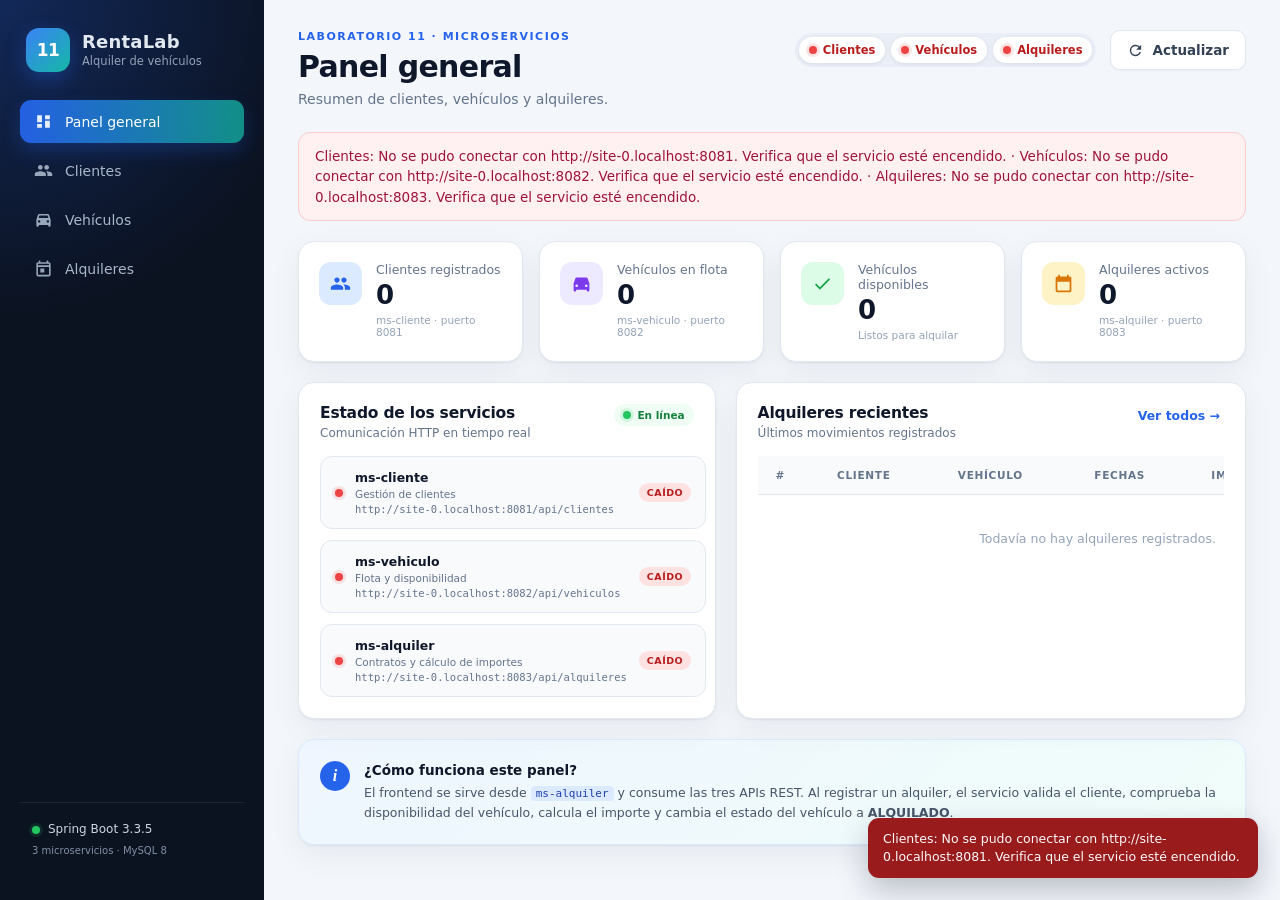
<file: ms-alquiler/src/main/resources/static/index.html>
<!DOCTYPE html>
<html lang="es">
<head>
  <meta charset="UTF-8">
  <meta name="viewport" content="width=device-width, initial-scale=1.0">
  <meta name="description" content="Panel web del Laboratorio 11: alquiler de vehículos con microservicios Spring Boot.">
  <title>RentaLab · Alquiler de vehículos</title>
  <link rel="stylesheet" href="css/styles.css">
</head>
<body>
  <div class="app-shell">
    <aside class="sidebar">
      <div class="brand">
        <div class="brand-mark">11</div>
        <div class="brand-text">
          <strong>RentaLab</strong>
          <span>Alquiler de vehículos</span>
        </div>
      </div>

      <nav class="nav" aria-label="Secciones principales">
        <button class="nav-item active" data-view="dashboard" type="button">
          <svg viewBox="0 0 24 24" aria-hidden="true"><path d="M4 13h6V4H4v9Zm0 7h6v-5H4v5Zm10 0h6V11h-6v9Zm0-16v5h6V4h-6Z"/></svg>
          <span>Panel general</span>
        </button>
        <button class="nav-item" data-view="clientes" type="button">
          <svg viewBox="0 0 24 24" aria-hidden="true"><path d="M16 11c1.66 0 3-1.34 3-3s-1.34-3-3-3-3 1.34-3 3 1.34 3 3 3Zm-8 0c1.66 0 3-1.34 3-3S9.66 5 8 5 5 6.34 5 8s1.34 3 3 3Zm0 2c-2.33 0-7 1.17-7 3.5V19h14v-2.5C15 14.17 10.33 13 8 13Zm8 0c-.29 0-.62.02-.97.05 1.16.84 1.97 1.97 1.97 3.45V19h6v-2.5c0-2.33-4.67-3.5-7-3.5Z"/></svg>
          <span>Clientes</span>
        </button>
        <button class="nav-item" data-view="vehiculos" type="button">
          <svg viewBox="0 0 24 24" aria-hidden="true"><path d="M18.92 6.01C18.72 5.42 18.16 5 17.5 5h-11c-.66 0-1.21.42-1.42 1.01L3 12v8c0 .55.45 1 1 1h1c.55 0 1-.45 1-1v-1h12v1c0 .55.45 1 1 1h1c.55 0 1-.45 1-1v-8l-2.08-5.99ZM6.85 7h10.29l1.08 3.11H5.77L6.85 7ZM6.5 16c-.83 0-1.5-.67-1.5-1.5S5.67 13 6.5 13s1.5.67 1.5 1.5S7.33 16 6.5 16Zm11 0c-.83 0-1.5-.67-1.5-1.5s.67-1.5 1.5-1.5 1.5.67 1.5 1.5-.67 1.5-1.5 1.5Z"/></svg>
          <span>Vehículos</span>
        </button>
        <button class="nav-item" data-view="alquileres" type="button">
          <svg viewBox="0 0 24 24" aria-hidden="true"><path d="M19 4h-1V2h-2v2H8V2H6v2H5c-1.11 0-1.99.9-1.99 2L3 20c0 1.1.89 2 2 2h14c1.1 0 2-.9 2-2V6c0-1.1-.9-2-2-2Zm0 16H5V10h14v10ZM5 8V6h14v2H5Zm3 4h5v5H8v-5Z"/></svg>
          <span>Alquileres</span>
        </button>
      </nav>

      <div class="sidebar-footer">
        <div class="footer-line"><span class="dot dot-green"></span> Spring Boot 3.3.5</div>
        <small>3 microservicios · MySQL 8</small>
      </div>
    </aside>

    <main class="main">
      <header class="topbar">
        <div class="title-block">
          <p class="eyebrow">Laboratorio 11 · Microservicios</p>
          <h1 id="page-title">Panel general</h1>
          <p id="page-subtitle" class="subtitle">Resumen de clientes, vehículos y alquileres.</p>
        </div>
        <div class="topbar-actions">
          <div class="service-pills" id="service-pills" aria-label="Estado de los servicios"></div>
          <button id="refresh-btn" class="btn btn-ghost" type="button">
            <svg viewBox="0 0 24 24" aria-hidden="true"><path d="M17.65 6.35A7.95 7.95 0 0 0 12 4a8 8 0 1 0 7.73 10h-2.08A6 6 0 1 1 12 6c1.66 0 3.14.69 4.22 1.78L13 11h7V4l-2.35 2.35Z"/></svg>
            Actualizar
          </button>
        </div>
      </header>

      <div id="banner" class="banner hidden" role="alert"></div>

      <!-- ==================== PANEL GENERAL ==================== -->
      <section id="view-dashboard" class="view">
        <div class="stats-grid">
          <article class="stat-card">
            <div class="stat-icon icon-blue">
              <svg viewBox="0 0 24 24" aria-hidden="true"><path d="M16 11c1.66 0 3-1.34 3-3s-1.34-3-3-3-3 1.34-3 3 1.34 3 3 3Zm-8 0c1.66 0 3-1.34 3-3S9.66 5 8 5 5 6.34 5 8s1.34 3 3 3Zm0 2c-2.33 0-7 1.17-7 3.5V19h14v-2.5C15 14.17 10.33 13 8 13Zm8 0c-.29 0-.62.02-.97.05 1.16.84 1.97 1.97 1.97 3.45V19h6v-2.5c0-2.33-4.67-3.5-7-3.5Z"/></svg>
            </div>
            <div>
              <span class="stat-label">Clientes registrados</span>
              <strong class="stat-value" id="stat-clientes">—</strong>
              <small class="stat-hint">ms-cliente · puerto 8081</small>
            </div>
          </article>

          <article class="stat-card">
            <div class="stat-icon icon-violet">
              <svg viewBox="0 0 24 24" aria-hidden="true"><path d="M18.92 6.01C18.72 5.42 18.16 5 17.5 5h-11c-.66 0-1.21.42-1.42 1.01L3 12v8c0 .55.45 1 1 1h1c.55 0 1-.45 1-1v-1h12v1c0 .55.45 1 1 1h1c.55 0 1-.45 1-1v-8l-2.08-5.99ZM6.5 16c-.83 0-1.5-.67-1.5-1.5S5.67 13 6.5 13s1.5.67 1.5 1.5S7.33 16 6.5 16Zm11 0c-.83 0-1.5-.67-1.5-1.5s.67-1.5 1.5-1.5 1.5.67 1.5 1.5-.67 1.5-1.5 1.5Z"/></svg>
            </div>
            <div>
              <span class="stat-label">Vehículos en flota</span>
              <strong class="stat-value" id="stat-vehiculos">—</strong>
              <small class="stat-hint">ms-vehiculo · puerto 8082</small>
            </div>
          </article>

          <article class="stat-card">
            <div class="stat-icon icon-green">
              <svg viewBox="0 0 24 24" aria-hidden="true"><path d="m9 16.17-4.17-4.17-1.42 1.42L9 19 20.59 7.41 19.17 6 9 16.17Z"/></svg>
            </div>
            <div>
              <span class="stat-label">Vehículos disponibles</span>
              <strong class="stat-value" id="stat-disponibles">—</strong>
              <small class="stat-hint">Listos para alquilar</small>
            </div>
          </article>

          <article class="stat-card">
            <div class="stat-icon icon-amber">
              <svg viewBox="0 0 24 24" aria-hidden="true"><path d="M19 4h-1V2h-2v2H8V2H6v2H5c-1.11 0-1.99.9-1.99 2L3 20c0 1.1.89 2 2 2h14c1.1 0 2-.9 2-2V6c0-1.1-.9-2-2-2Zm0 16H5V10h14v10Z"/></svg>
            </div>
            <div>
              <span class="stat-label">Alquileres activos</span>
              <strong class="stat-value" id="stat-alquileres">—</strong>
              <small class="stat-hint">ms-alquiler · puerto 8083</small>
            </div>
          </article>
        </div>

        <div class="dashboard-grid">
          <article class="card">
            <div class="card-head">
              <div>
                <h2>Estado de los servicios</h2>
                <p class="muted">Comunicación HTTP en tiempo real</p>
              </div>
              <span class="live-chip"><span class="dot dot-green"></span> En línea</span>
            </div>
            <div class="service-grid" id="service-cards"></div>
          </article>

          <article class="card">
            <div class="card-head">
              <div>
                <h2>Alquileres recientes</h2>
                <p class="muted">Últimos movimientos registrados</p>
              </div>
              <button class="link-btn" data-go="alquileres" type="button">Ver todos →</button>
            </div>
            <div class="table-wrap">
              <table>
                <thead>
                  <tr><th>#</th><th>Cliente</th><th>Vehículo</th><th>Fechas</th><th>Importe</th><th>Estado</th></tr>
                </thead>
                <tbody id="tbody-recientes"></tbody>
              </table>
            </div>
          </article>
        </div>

        <article class="card info-card">
          <div class="info-icon">i</div>
          <div>
            <h3>¿Cómo funciona este panel?</h3>
            <p>El frontend se sirve desde <code>ms-alquiler</code> y consume las tres APIs REST. Al registrar un alquiler, el servicio valida el cliente, comprueba la disponibilidad del vehículo, calcula el importe y cambia el estado del vehículo a <strong>ALQUILADO</strong>.</p>
          </div>
        </article>
      </section>

      <!-- ==================== CLIENTES ==================== -->
      <section id="view-clientes" class="view hidden">
        <div class="section-head">
          <div>
            <h2>Clientes</h2>
            <p>Administra los datos personales de los clientes del servicio de alquiler.</p>
          </div>
          <button id="btn-nuevo-cliente" class="btn btn-primary" type="button">+ Nuevo cliente</button>
        </div>

        <div class="toolbar">
          <label class="search">
            <svg viewBox="0 0 24 24" aria-hidden="true"><path d="M15.5 14h-.79l-.28-.27A6.47 6.47 0 0 0 16 9.5 6.5 6.5 0 1 0 9.5 16c1.61 0 3.09-.59 4.23-1.57l.27.28v.79l5 4.99L20.49 19l-4.99-5Zm-6 0A4.5 4.5 0 1 1 14 9.5 4.5 4.5 0 0 1 9.5 14Z"/></svg>
            <input id="search-clientes" type="search" placeholder="Buscar por nombre, apellido o DNI">
          </label>
          <span class="count-pill" id="count-clientes">0 clientes</span>
        </div>

        <article class="card table-card">
          <div class="table-wrap">
            <table>
              <thead>
                <tr><th>Cliente</th><th>DNI</th><th>Contacto</th><th>Estado</th><th class="actions-col">Acciones</th></tr>
              </thead>
              <tbody id="tbody-clientes"></tbody>
            </table>
          </div>
        </article>
      </section>

      <!-- ==================== VEHÍCULOS ==================== -->
      <section id="view-vehiculos" class="view hidden">
        <div class="section-head">
          <div>
            <h2>Vehículos</h2>
            <p>Consulta la flota, las tarifas y el estado de cada unidad.</p>
          </div>
          <button id="btn-nuevo-vehiculo" class="btn btn-primary" type="button">+ Nuevo vehículo</button>
        </div>

        <div class="toolbar">
          <label class="search">
            <svg viewBox="0 0 24 24" aria-hidden="true"><path d="M15.5 14h-.79l-.28-.27A6.47 6.47 0 0 0 16 9.5 6.5 6.5 0 1 0 9.5 16c1.61 0 3.09-.59 4.23-1.57l.27.28v.79l5 4.99L20.49 19l-4.99-5Zm-6 0A4.5 4.5 0 1 1 14 9.5 4.5 4.5 0 0 1 9.5 14Z"/></svg>
            <input id="search-vehiculos" type="search" placeholder="Buscar por placa, marca o modelo">
          </label>
          <select id="filter-vehiculos" class="select" aria-label="Filtrar por estado">
            <option value="">Todos los estados</option>
            <option value="DISPONIBLE">Disponibles</option>
            <option value="ALQUILADO">Alquilados</option>
            <option value="MANTENIMIENTO">En mantenimiento</option>
          </select>
          <span class="count-pill" id="count-vehiculos">0 vehículos</span>
        </div>

        <article class="card table-card">
          <div class="table-wrap">
            <table>
              <thead>
                <tr><th>Vehículo</th><th>Placa</th><th>Año</th><th>Tarifa diaria</th><th>Estado</th><th class="actions-col">Acciones</th></tr>
              </thead>
              <tbody id="tbody-vehiculos"></tbody>
            </table>
          </div>
        </article>
      </section>

      <!-- ==================== ALQUILERES ==================== -->
      <section id="view-alquileres" class="view hidden">
        <div class="section-head">
          <div>
            <h2>Alquileres</h2>
            <p>Crea alquileres, finaliza contratos y controla la disponibilidad de la flota.</p>
          </div>
          <button id="btn-nuevo-alquiler" class="btn btn-primary" type="button">+ Nuevo alquiler</button>
        </div>

        <div class="toolbar">
          <select id="filter-alquileres" class="select" aria-label="Filtrar por estado">
            <option value="">Todos los estados</option>
            <option value="ACTIVO">Activos</option>
            <option value="FINALIZADO">Finalizados</option>
            <option value="CANCELADO">Cancelados</option>
          </select>
          <span class="count-pill" id="count-alquileres">0 alquileres</span>
          <span class="toolbar-note">El importe se calcula automáticamente: días × tarifa diaria.</span>
        </div>

        <article class="card table-card">
          <div class="table-wrap">
            <table>
              <thead>
                <tr><th>#</th><th>Cliente</th><th>Vehículo</th><th>Periodo</th><th>Días</th><th>Importe</th><th>Estado</th><th class="actions-col">Acciones</th></tr>
              </thead>
              <tbody id="tbody-alquileres"></tbody>
            </table>
          </div>
        </article>
      </section>
    </main>
  </div>

  <!-- ==================== MODAL CLIENTE ==================== -->
  <div id="modal-cliente" class="modal hidden" role="dialog" aria-modal="true" aria-labelledby="modal-cliente-title">
    <div class="modal-card">
      <div class="modal-head">
        <div><p class="eyebrow">Clientes</p><h2 id="modal-cliente-title">Nuevo cliente</h2></div>
        <button class="icon-btn" type="button" data-close aria-label="Cerrar">×</button>
      </div>
      <form id="form-cliente" novalidate>
        <input type="hidden" id="cliente-id">
        <div class="form-grid">
          <label class="field"><span>Nombres *</span><input id="cliente-nombres" maxlength="100" required></label>
          <label class="field"><span>Apellidos *</span><input id="cliente-apellidos" maxlength="100" required></label>
          <label class="field"><span>DNI *</span><input id="cliente-documento" inputmode="numeric" pattern="\d{8}" maxlength="8" placeholder="8 dígitos" required></label>
          <label class="field"><span>Teléfono *</span><input id="cliente-telefono" inputmode="numeric" pattern="\d{9}" maxlength="9" placeholder="9 dígitos" required></label>
          <label class="field field-full"><span>Correo *</span><input id="cliente-correo" type="email" maxlength="150" placeholder="cliente@example.com" required></label>
          <label class="field"><span>Estado</span>
            <select id="cliente-estado"><option value="ACTIVO">ACTIVO</option><option value="INACTIVO">INACTIVO</option></select>
          </label>
        </div>
        <div class="modal-actions">
          <button class="btn btn-ghost" type="button" data-close>Cancelar</button>
          <button class="btn btn-primary" type="submit" id="btn-guardar-cliente">Guardar cliente</button>
        </div>
      </form>
    </div>
  </div>

  <!-- ==================== MODAL VEHÍCULO ==================== -->
  <div id="modal-vehiculo" class="modal hidden" role="dialog" aria-modal="true" aria-labelledby="modal-vehiculo-title">
    <div class="modal-card">
      <div class="modal-head">
        <div><p class="eyebrow">Vehículos</p><h2 id="modal-vehiculo-title">Nuevo vehículo</h2></div>
        <button class="icon-btn" type="button" data-close aria-label="Cerrar">×</button>
      </div>
      <form id="form-vehiculo" novalidate>
        <input type="hidden" id="vehiculo-id">
        <div class="form-grid">
          <label class="field"><span>Placa *</span><input id="vehiculo-placa" maxlength="10" placeholder="ABC-123" required></label>
          <label class="field"><span>Marca *</span><input id="vehiculo-marca" maxlength="50" required></label>
          <label class="field"><span>Modelo *</span><input id="vehiculo-modelo" maxlength="50" required></label>
          <label class="field"><span>Año *</span><input id="vehiculo-anio" type="number" min="1900" max="2100" required></label>
          <label class="field"><span>Tarifa diaria (S/) *</span><input id="vehiculo-tarifa" type="number" min="0" step="0.01" required></label>
          <label class="field"><span>Estado</span>
            <select id="vehiculo-estado">
              <option value="DISPONIBLE">DISPONIBLE</option>
              <option value="ALQUILADO">ALQUILADO</option>
              <option value="MANTENIMIENTO">MANTENIMIENTO</option>
            </select>
          </label>
        </div>
        <div class="modal-actions">
          <button class="btn btn-ghost" type="button" data-close>Cancelar</button>
          <button class="btn btn-primary" type="submit" id="btn-guardar-vehiculo">Guardar vehículo</button>
        </div>
      </form>
    </div>
  </div>

  <!-- ==================== MODAL ALQUILER ==================== -->
  <div id="modal-alquiler" class="modal hidden" role="dialog" aria-modal="true" aria-labelledby="modal-alquiler-title">
    <div class="modal-card modal-wide">
      <div class="modal-head">
        <div><p class="eyebrow">Alquileres</p><h2 id="modal-alquiler-title">Nuevo alquiler</h2></div>
        <button class="icon-btn" type="button" data-close aria-label="Cerrar">×</button>
      </div>
      <form id="form-alquiler" novalidate>
        <div class="form-grid">
          <label class="field field-full"><span>Cliente *</span><select id="alquiler-cliente" required></select></label>
          <label class="field field-full"><span>Vehículo disponible *</span><select id="alquiler-vehiculo" required></select></label>
          <label class="field"><span>Fecha de inicio *</span><input id="alquiler-inicio" type="date" required></label>
          <label class="field"><span>Fecha de fin *</span><input id="alquiler-fin" type="date" required></label>
          <label class="field"><span>Tarifa diaria (opcional)</span><input id="alquiler-tarifa" type="number" min="0" step="0.01" placeholder="Se toma del vehículo"></label>
        </div>

        <div class="estimate-box" id="estimate-box">
          <div>
            <span class="estimate-label">Importe estimado</span>
            <small id="estimate-detail">Selecciona vehículo y fechas</small>
          </div>
          <strong id="estimate-value">S/ 0.00</strong>
        </div>

        <p class="form-note">Al guardar, el vehículo se marcará como <strong>ALQUILADO</strong> automáticamente. El importe lo calcula el backend y no se envía desde el formulario.</p>

        <div class="modal-actions">
          <button class="btn btn-ghost" type="button" data-close>Cancelar</button>
          <button class="btn btn-primary" type="submit" id="btn-guardar-alquiler">Registrar alquiler</button>
        </div>
      </form>
    </div>
  </div>

  <div id="toasts" class="toasts" aria-live="polite"></div>

  <script src="js/app.js"></script>
</body>
</html>
</file>
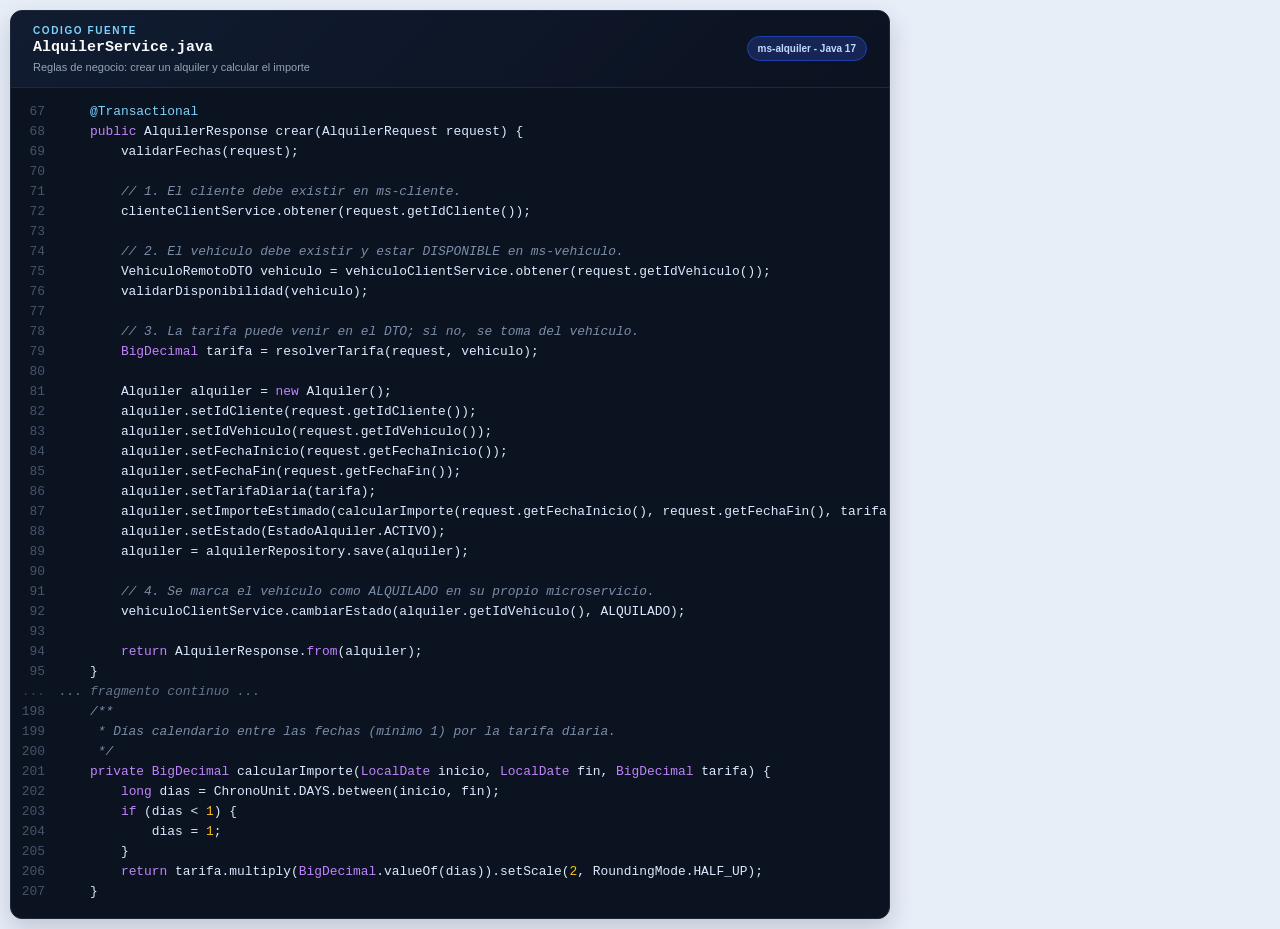
<file: docs/tools/pages/code-alquiler-service.html>
<!DOCTYPE html>
<html lang="es">
<head>
<meta charset="utf-8">
<style>
  * { box-sizing: border-box; }
  html, body { margin: 0; padding: 0; background: #e8eef8; }
  body { padding: 10px; width: 900px; font-family: "Segoe UI", Arial, sans-serif; }
  .card { width: 880px; border: 1px solid #1e293b; border-radius: 12px; overflow: hidden; background: #0b1220; box-shadow: 0 10px 24px rgba(15,23,42,.18); }
  .hd { display: flex; align-items: center; justify-content: space-between; gap: 18px; padding: 14px 22px; background: linear-gradient(135deg, #111c31, #0b1220); border-bottom: 1px solid #1e293b; }
  .lbl { color: #7dd3fc; font-size: 10px; font-weight: 700; letter-spacing: 1.6px; text-transform: uppercase; }
  h1 { margin: 3px 0 0; font: 600 15px/1.25 Consolas, "Courier New", monospace; color: #f8fafc; }
  .sub { margin: 3px 0 0; color: #94a3b8; font-size: 11px; }
  .badge { flex: none; padding: 6px 10px; border: 1px solid #1e40af; border-radius: 999px; background: #172554; color: #bfdbfe; font-size: 10px; font-weight: 700; white-space: nowrap; }
  .code { padding: 14px 0 16px; }
  .line { display: flex; height: 20px; line-height: 20px; font-family: Consolas, "Courier New", monospace; font-size: 12.5px; white-space: pre; }
  .ln { width: 48px; flex: none; padding-right: 14px; text-align: right; color: #475569; }
  .tx { padding-right: 20px; color: #dbeafe; }
  .sep .ln { color: #334155; }
  .sep .tx { color: #64748b; font-style: italic; }
  .c { color: #7c8ea8; font-style: italic; }
  .s { color: #86efac; }
  .a { color: #7dd3fc; }
  .k { color: #c084fc; }
  .n { color: #fbbf24; }
</style>
</head>
<body>
  <div class="card" id="card">
    <div class="hd">
      <div>
        <div class="lbl">Codigo fuente</div>
        <h1>AlquilerService.java</h1>
        <p class="sub">Reglas de negocio: crear un alquiler y calcular el importe</p>
      </div>
      <div class="badge">ms-alquiler - Java 17</div>
    </div>
    <div class="code" id="code"></div>
  </div>
<script>
const ENTRIES = [{"n":67,"t":"    @Transactional"},{"n":68,"t":"    public AlquilerResponse crear(AlquilerRequest request) {"},{"n":69,"t":"        validarFechas(request);"},{"n":70,"t":""},{"n":71,"t":"        // 1. El cliente debe existir en ms-cliente."},{"n":72,"t":"        clienteClientService.obtener(request.getIdCliente());"},{"n":73,"t":""},{"n":74,"t":"        // 2. El vehículo debe existir y estar DISPONIBLE en ms-vehiculo."},{"n":75,"t":"        VehiculoRemotoDTO vehiculo = vehiculoClientService.obtener(request.getIdVehiculo());"},{"n":76,"t":"        validarDisponibilidad(vehiculo);"},{"n":77,"t":""},{"n":78,"t":"        // 3. La tarifa puede venir en el DTO; si no, se toma del vehículo."},{"n":79,"t":"        BigDecimal tarifa = resolverTarifa(request, vehiculo);"},{"n":80,"t":""},{"n":81,"t":"        Alquiler alquiler = new Alquiler();"},{"n":82,"t":"        alquiler.setIdCliente(request.getIdCliente());"},{"n":83,"t":"        alquiler.setIdVehiculo(request.getIdVehiculo());"},{"n":84,"t":"        alquiler.setFechaInicio(request.getFechaInicio());"},{"n":85,"t":"        alquiler.setFechaFin(request.getFechaFin());"},{"n":86,"t":"        alquiler.setTarifaDiaria(tarifa);"},{"n":87,"t":"        alquiler.setImporteEstimado(calcularImporte(request.getFechaInicio(), request.getFechaFin(), tarifa));"},{"n":88,"t":"        alquiler.setEstado(EstadoAlquiler.ACTIVO);"},{"n":89,"t":"        alquiler = alquilerRepository.save(alquiler);"},{"n":90,"t":""},{"n":91,"t":"        // 4. Se marca el vehículo como ALQUILADO en su propio microservicio."},{"n":92,"t":"        vehiculoClientService.cambiarEstado(alquiler.getIdVehiculo(), ALQUILADO);"},{"n":93,"t":""},{"n":94,"t":"        return AlquilerResponse.from(alquiler);"},{"n":95,"t":"    }"},{"sep":true,"text":"... fragmento continuo ..."},{"n":198,"t":"    /**"},{"n":199,"t":"     * Días calendario entre las fechas (mínimo 1) por la tarifa diaria."},{"n":200,"t":"     */"},{"n":201,"t":"    private BigDecimal calcularImporte(LocalDate inicio, LocalDate fin, BigDecimal tarifa) {"},{"n":202,"t":"        long dias = ChronoUnit.DAYS.between(inicio, fin);"},{"n":203,"t":"        if (dias \u003c 1) {"},{"n":204,"t":"            dias = 1;"},{"n":205,"t":"        }"},{"n":206,"t":"        return tarifa.multiply(BigDecimal.valueOf(dias)).setScale(2, RoundingMode.HALF_UP);"},{"n":207,"t":"    }"}];
const KEYWORDS = /^(public|private|protected|class|interface|extends|implements|new|return|if|else|for|while|try|catch|finally|throw|throws|final|void|static|this|super|import|package|null|true|false|long|int|String|BigDecimal|List|Map|LocalDate|var|const|let|function|async|await|export|default|from|of|in|typeof|instanceof|switch|case|break|continue|do|enum|boolean|double|float|char|byte|abstract|synchronized|volatile|transient|assert|yield|delete|record)$/;
function esc(s) { return s.replace(/&/g, '&amp;').replace(/</g, '&lt;').replace(/>/g, '&gt;'); }
function paintSegment(seg) {
  return seg.replace(/(@[A-Za-z_]\w*)|\b([A-Za-z_]\w*)\b|\b(\d+(?:\.\d+)?)\b/g, function (m, ann, word, num) {
    if (ann) return '<span class="a">' + ann + '</span>';
    if (word) return KEYWORDS.test(word) ? '<span class="k">' + word + '</span>' : word;
    if (num) return '<span class="n">' + num + '</span>';
    return m;
  });
}
function highlight(line) {
  const t = line.replace(/^\s+/, '');
  if (/^(\/\/|\/\*|\*|--|#)/.test(t)) return '<span class="c">' + esc(line) + '</span>';
  let out = '', i = 0;
  while (i < line.length) {
    const ch = line[i];
    if (ch === '"' || ch === "'" || ch === '`') {
      let j = i + 1;
      while (j < line.length) { if (line[j] === '\\') { j += 2; continue; } if (line[j] === ch) { j++; break; } j++; }
      out += '<span class="s">' + esc(line.slice(i, j)) + '</span>';
      i = j;
      continue;
    }
    if (ch === '/' && line[i + 1] === '/') { out += '<span class="c">' + esc(line.slice(i)) + '</span>'; break; }
    let j = i;
    while (j < line.length && !(line[j] === '"' || line[j] === "'" || line[j] === '`' || (line[j] === '/' && line[j + 1] === '/'))) j++;
    out += paintSegment(esc(line.slice(i, j)));
    i = j;
  }
  return out;
}
const code = document.getElementById('code');
let maxLen = 0;
for (const e of ENTRIES) {
  const row = document.createElement('div');
  if (e.sep) {
    row.className = 'line sep';
    row.innerHTML = '<span class="ln">...</span><span class="tx">' + esc(e.text) + '</span>';
  } else {
    row.className = 'line';
    row.innerHTML = '<span class="ln">' + e.n + '</span><span class="tx">' + highlight(e.t) + '</span>';
    if (e.t.length > maxLen) maxLen = e.t.length;
  }
  code.appendChild(row);
}
if (maxLen > 108) {
  const size = Math.max(10.2, 780 / (0.55 * maxLen));
  document.querySelectorAll('.line').forEach(function (l) { l.style.fontSize = size.toFixed(1) + 'px'; });
}
</script>
</body>
</html>
</file>
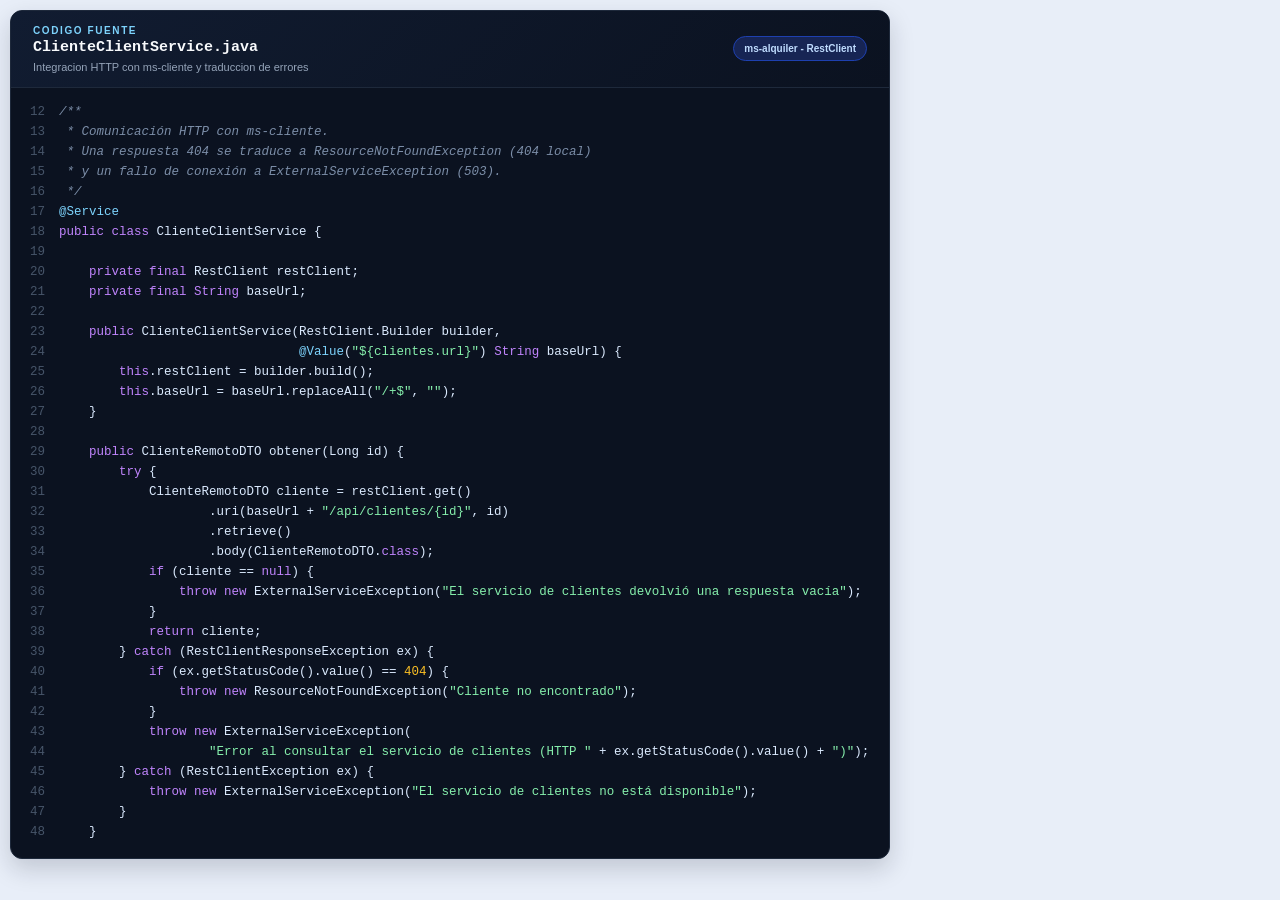
<file: docs/tools/pages/code-cliente-client.html>
<!DOCTYPE html>
<html lang="es">
<head>
<meta charset="utf-8">
<style>
  * { box-sizing: border-box; }
  html, body { margin: 0; padding: 0; background: #e8eef8; }
  body { padding: 10px; width: 900px; font-family: "Segoe UI", Arial, sans-serif; }
  .card { width: 880px; border: 1px solid #1e293b; border-radius: 12px; overflow: hidden; background: #0b1220; box-shadow: 0 10px 24px rgba(15,23,42,.18); }
  .hd { display: flex; align-items: center; justify-content: space-between; gap: 18px; padding: 14px 22px; background: linear-gradient(135deg, #111c31, #0b1220); border-bottom: 1px solid #1e293b; }
  .lbl { color: #7dd3fc; font-size: 10px; font-weight: 700; letter-spacing: 1.6px; text-transform: uppercase; }
  h1 { margin: 3px 0 0; font: 600 15px/1.25 Consolas, "Courier New", monospace; color: #f8fafc; }
  .sub { margin: 3px 0 0; color: #94a3b8; font-size: 11px; }
  .badge { flex: none; padding: 6px 10px; border: 1px solid #1e40af; border-radius: 999px; background: #172554; color: #bfdbfe; font-size: 10px; font-weight: 700; white-space: nowrap; }
  .code { padding: 14px 0 16px; }
  .line { display: flex; height: 20px; line-height: 20px; font-family: Consolas, "Courier New", monospace; font-size: 12.5px; white-space: pre; }
  .ln { width: 48px; flex: none; padding-right: 14px; text-align: right; color: #475569; }
  .tx { padding-right: 20px; color: #dbeafe; }
  .sep .ln { color: #334155; }
  .sep .tx { color: #64748b; font-style: italic; }
  .c { color: #7c8ea8; font-style: italic; }
  .s { color: #86efac; }
  .a { color: #7dd3fc; }
  .k { color: #c084fc; }
  .n { color: #fbbf24; }
</style>
</head>
<body>
  <div class="card" id="card">
    <div class="hd">
      <div>
        <div class="lbl">Codigo fuente</div>
        <h1>ClienteClientService.java</h1>
        <p class="sub">Integracion HTTP con ms-cliente y traduccion de errores</p>
      </div>
      <div class="badge">ms-alquiler - RestClient</div>
    </div>
    <div class="code" id="code"></div>
  </div>
<script>
const ENTRIES = [{"n":12,"t":"/**"},{"n":13,"t":" * Comunicación HTTP con ms-cliente."},{"n":14,"t":" * Una respuesta 404 se traduce a ResourceNotFoundException (404 local)"},{"n":15,"t":" * y un fallo de conexión a ExternalServiceException (503)."},{"n":16,"t":" */"},{"n":17,"t":"@Service"},{"n":18,"t":"public class ClienteClientService {"},{"n":19,"t":""},{"n":20,"t":"    private final RestClient restClient;"},{"n":21,"t":"    private final String baseUrl;"},{"n":22,"t":""},{"n":23,"t":"    public ClienteClientService(RestClient.Builder builder,"},{"n":24,"t":"                                @Value(\"${clientes.url}\") String baseUrl) {"},{"n":25,"t":"        this.restClient = builder.build();"},{"n":26,"t":"        this.baseUrl = baseUrl.replaceAll(\"/+$\", \"\");"},{"n":27,"t":"    }"},{"n":28,"t":""},{"n":29,"t":"    public ClienteRemotoDTO obtener(Long id) {"},{"n":30,"t":"        try {"},{"n":31,"t":"            ClienteRemotoDTO cliente = restClient.get()"},{"n":32,"t":"                    .uri(baseUrl + \"/api/clientes/{id}\", id)"},{"n":33,"t":"                    .retrieve()"},{"n":34,"t":"                    .body(ClienteRemotoDTO.class);"},{"n":35,"t":"            if (cliente == null) {"},{"n":36,"t":"                throw new ExternalServiceException(\"El servicio de clientes devolvió una respuesta vacía\");"},{"n":37,"t":"            }"},{"n":38,"t":"            return cliente;"},{"n":39,"t":"        } catch (RestClientResponseException ex) {"},{"n":40,"t":"            if (ex.getStatusCode().value() == 404) {"},{"n":41,"t":"                throw new ResourceNotFoundException(\"Cliente no encontrado\");"},{"n":42,"t":"            }"},{"n":43,"t":"            throw new ExternalServiceException("},{"n":44,"t":"                    \"Error al consultar el servicio de clientes (HTTP \" + ex.getStatusCode().value() + \")\");"},{"n":45,"t":"        } catch (RestClientException ex) {"},{"n":46,"t":"            throw new ExternalServiceException(\"El servicio de clientes no está disponible\");"},{"n":47,"t":"        }"},{"n":48,"t":"    }"}];
const KEYWORDS = /^(public|private|protected|class|interface|extends|implements|new|return|if|else|for|while|try|catch|finally|throw|throws|final|void|static|this|super|import|package|null|true|false|long|int|String|BigDecimal|List|Map|LocalDate|var|const|let|function|async|await|export|default|from|of|in|typeof|instanceof|switch|case|break|continue|do|enum|boolean|double|float|char|byte|abstract|synchronized|volatile|transient|assert|yield|delete|record)$/;
function esc(s) { return s.replace(/&/g, '&amp;').replace(/</g, '&lt;').replace(/>/g, '&gt;'); }
function paintSegment(seg) {
  return seg.replace(/(@[A-Za-z_]\w*)|\b([A-Za-z_]\w*)\b|\b(\d+(?:\.\d+)?)\b/g, function (m, ann, word, num) {
    if (ann) return '<span class="a">' + ann + '</span>';
    if (word) return KEYWORDS.test(word) ? '<span class="k">' + word + '</span>' : word;
    if (num) return '<span class="n">' + num + '</span>';
    return m;
  });
}
function highlight(line) {
  const t = line.replace(/^\s+/, '');
  if (/^(\/\/|\/\*|\*|--|#)/.test(t)) return '<span class="c">' + esc(line) + '</span>';
  let out = '', i = 0;
  while (i < line.length) {
    const ch = line[i];
    if (ch === '"' || ch === "'" || ch === '`') {
      let j = i + 1;
      while (j < line.length) { if (line[j] === '\\') { j += 2; continue; } if (line[j] === ch) { j++; break; } j++; }
      out += '<span class="s">' + esc(line.slice(i, j)) + '</span>';
      i = j;
      continue;
    }
    if (ch === '/' && line[i + 1] === '/') { out += '<span class="c">' + esc(line.slice(i)) + '</span>'; break; }
    let j = i;
    while (j < line.length && !(line[j] === '"' || line[j] === "'" || line[j] === '`' || (line[j] === '/' && line[j + 1] === '/'))) j++;
    out += paintSegment(esc(line.slice(i, j)));
    i = j;
  }
  return out;
}
const code = document.getElementById('code');
let maxLen = 0;
for (const e of ENTRIES) {
  const row = document.createElement('div');
  if (e.sep) {
    row.className = 'line sep';
    row.innerHTML = '<span class="ln">...</span><span class="tx">' + esc(e.text) + '</span>';
  } else {
    row.className = 'line';
    row.innerHTML = '<span class="ln">' + e.n + '</span><span class="tx">' + highlight(e.t) + '</span>';
    if (e.t.length > maxLen) maxLen = e.t.length;
  }
  code.appendChild(row);
}
if (maxLen > 108) {
  const size = Math.max(10.2, 780 / (0.55 * maxLen));
  document.querySelectorAll('.line').forEach(function (l) { l.style.fontSize = size.toFixed(1) + 'px'; });
}
</script>
</body>
</html>
</file>
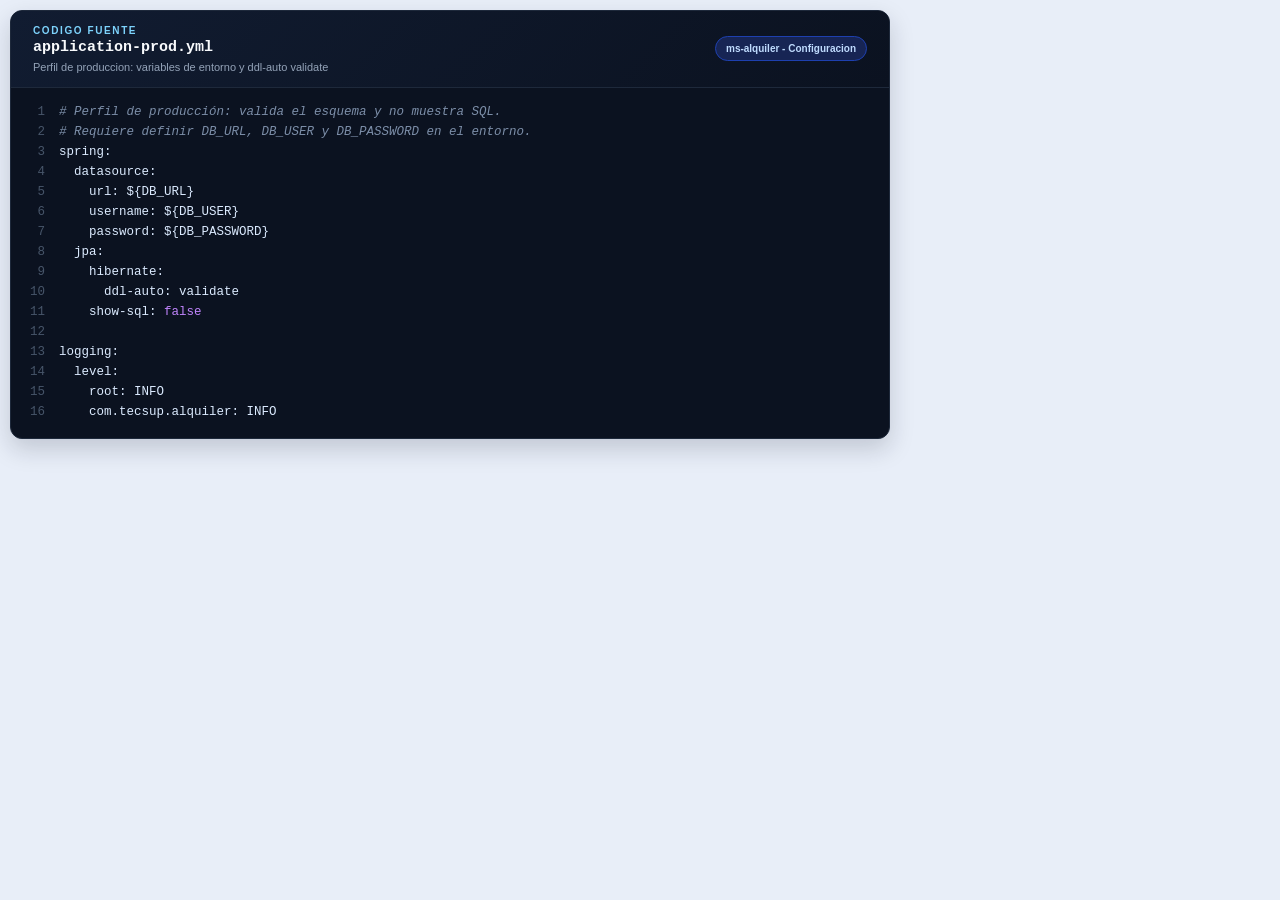
<file: docs/tools/pages/code-config-prod.html>
<!DOCTYPE html>
<html lang="es">
<head>
<meta charset="utf-8">
<style>
  * { box-sizing: border-box; }
  html, body { margin: 0; padding: 0; background: #e8eef8; }
  body { padding: 10px; width: 900px; font-family: "Segoe UI", Arial, sans-serif; }
  .card { width: 880px; border: 1px solid #1e293b; border-radius: 12px; overflow: hidden; background: #0b1220; box-shadow: 0 10px 24px rgba(15,23,42,.18); }
  .hd { display: flex; align-items: center; justify-content: space-between; gap: 18px; padding: 14px 22px; background: linear-gradient(135deg, #111c31, #0b1220); border-bottom: 1px solid #1e293b; }
  .lbl { color: #7dd3fc; font-size: 10px; font-weight: 700; letter-spacing: 1.6px; text-transform: uppercase; }
  h1 { margin: 3px 0 0; font: 600 15px/1.25 Consolas, "Courier New", monospace; color: #f8fafc; }
  .sub { margin: 3px 0 0; color: #94a3b8; font-size: 11px; }
  .badge { flex: none; padding: 6px 10px; border: 1px solid #1e40af; border-radius: 999px; background: #172554; color: #bfdbfe; font-size: 10px; font-weight: 700; white-space: nowrap; }
  .code { padding: 14px 0 16px; }
  .line { display: flex; height: 20px; line-height: 20px; font-family: Consolas, "Courier New", monospace; font-size: 12.5px; white-space: pre; }
  .ln { width: 48px; flex: none; padding-right: 14px; text-align: right; color: #475569; }
  .tx { padding-right: 20px; color: #dbeafe; }
  .sep .ln { color: #334155; }
  .sep .tx { color: #64748b; font-style: italic; }
  .c { color: #7c8ea8; font-style: italic; }
  .s { color: #86efac; }
  .a { color: #7dd3fc; }
  .k { color: #c084fc; }
  .n { color: #fbbf24; }
</style>
</head>
<body>
  <div class="card" id="card">
    <div class="hd">
      <div>
        <div class="lbl">Codigo fuente</div>
        <h1>application-prod.yml</h1>
        <p class="sub">Perfil de produccion: variables de entorno y ddl-auto validate</p>
      </div>
      <div class="badge">ms-alquiler - Configuracion</div>
    </div>
    <div class="code" id="code"></div>
  </div>
<script>
const ENTRIES = [{"n":1,"t":"# Perfil de producción: valida el esquema y no muestra SQL."},{"n":2,"t":"# Requiere definir DB_URL, DB_USER y DB_PASSWORD en el entorno."},{"n":3,"t":"spring:"},{"n":4,"t":"  datasource:"},{"n":5,"t":"    url: ${DB_URL}"},{"n":6,"t":"    username: ${DB_USER}"},{"n":7,"t":"    password: ${DB_PASSWORD}"},{"n":8,"t":"  jpa:"},{"n":9,"t":"    hibernate:"},{"n":10,"t":"      ddl-auto: validate"},{"n":11,"t":"    show-sql: false"},{"n":12,"t":""},{"n":13,"t":"logging:"},{"n":14,"t":"  level:"},{"n":15,"t":"    root: INFO"},{"n":16,"t":"    com.tecsup.alquiler: INFO"}];
const KEYWORDS = /^(public|private|protected|class|interface|extends|implements|new|return|if|else|for|while|try|catch|finally|throw|throws|final|void|static|this|super|import|package|null|true|false|long|int|String|BigDecimal|List|Map|LocalDate|var|const|let|function|async|await|export|default|from|of|in|typeof|instanceof|switch|case|break|continue|do|enum|boolean|double|float|char|byte|abstract|synchronized|volatile|transient|assert|yield|delete|record)$/;
function esc(s) { return s.replace(/&/g, '&amp;').replace(/</g, '&lt;').replace(/>/g, '&gt;'); }
function paintSegment(seg) {
  return seg.replace(/(@[A-Za-z_]\w*)|\b([A-Za-z_]\w*)\b|\b(\d+(?:\.\d+)?)\b/g, function (m, ann, word, num) {
    if (ann) return '<span class="a">' + ann + '</span>';
    if (word) return KEYWORDS.test(word) ? '<span class="k">' + word + '</span>' : word;
    if (num) return '<span class="n">' + num + '</span>';
    return m;
  });
}
function highlight(line) {
  const t = line.replace(/^\s+/, '');
  if (/^(\/\/|\/\*|\*|--|#)/.test(t)) return '<span class="c">' + esc(line) + '</span>';
  let out = '', i = 0;
  while (i < line.length) {
    const ch = line[i];
    if (ch === '"' || ch === "'" || ch === '`') {
      let j = i + 1;
      while (j < line.length) { if (line[j] === '\\') { j += 2; continue; } if (line[j] === ch) { j++; break; } j++; }
      out += '<span class="s">' + esc(line.slice(i, j)) + '</span>';
      i = j;
      continue;
    }
    if (ch === '/' && line[i + 1] === '/') { out += '<span class="c">' + esc(line.slice(i)) + '</span>'; break; }
    let j = i;
    while (j < line.length && !(line[j] === '"' || line[j] === "'" || line[j] === '`' || (line[j] === '/' && line[j + 1] === '/'))) j++;
    out += paintSegment(esc(line.slice(i, j)));
    i = j;
  }
  return out;
}
const code = document.getElementById('code');
let maxLen = 0;
for (const e of ENTRIES) {
  const row = document.createElement('div');
  if (e.sep) {
    row.className = 'line sep';
    row.innerHTML = '<span class="ln">...</span><span class="tx">' + esc(e.text) + '</span>';
  } else {
    row.className = 'line';
    row.innerHTML = '<span class="ln">' + e.n + '</span><span class="tx">' + highlight(e.t) + '</span>';
    if (e.t.length > maxLen) maxLen = e.t.length;
  }
  code.appendChild(row);
}
if (maxLen > 108) {
  const size = Math.max(10.2, 780 / (0.55 * maxLen));
  document.querySelectorAll('.line').forEach(function (l) { l.style.fontSize = size.toFixed(1) + 'px'; });
}
</script>
</body>
</html>
</file>
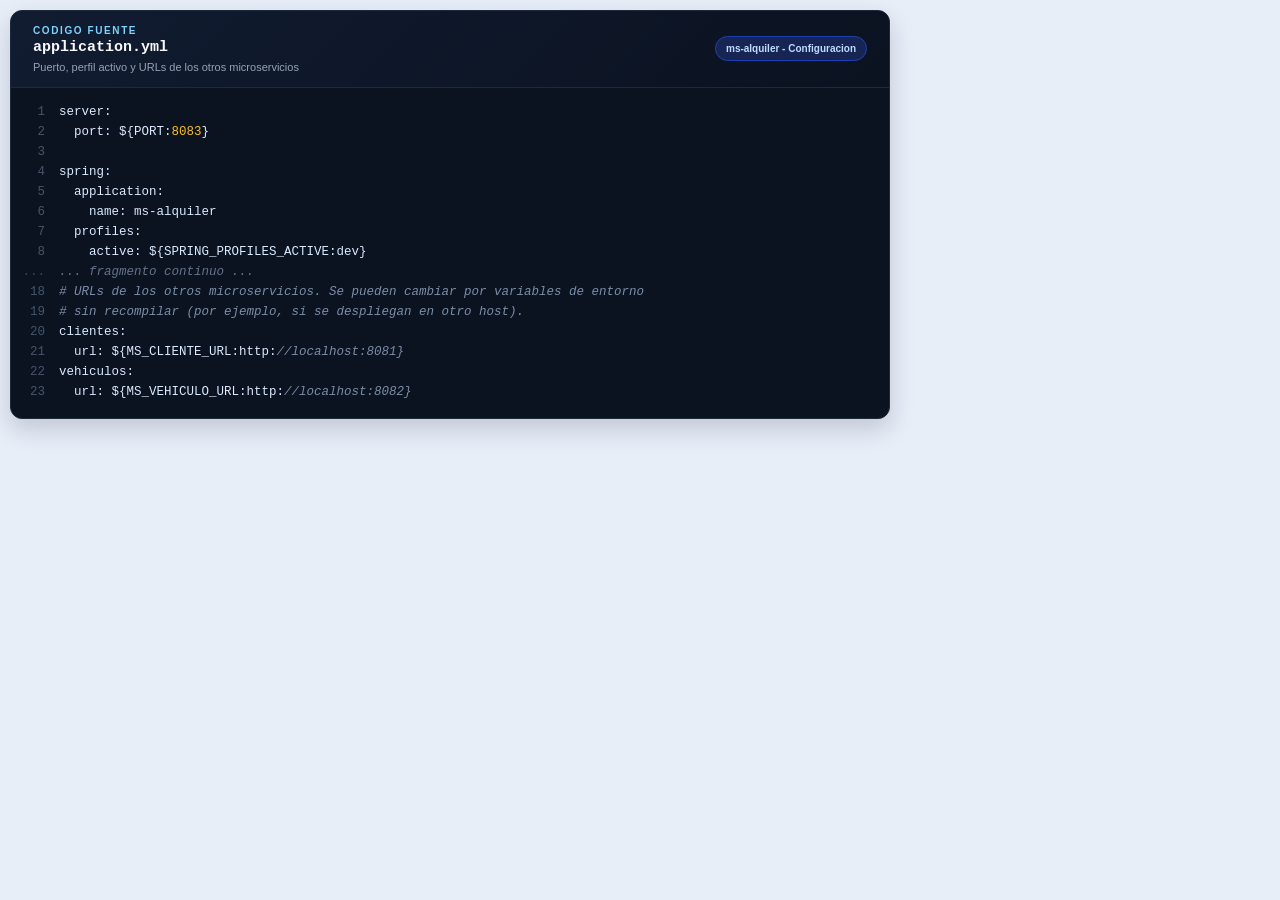
<file: docs/tools/pages/code-config.html>
<!DOCTYPE html>
<html lang="es">
<head>
<meta charset="utf-8">
<style>
  * { box-sizing: border-box; }
  html, body { margin: 0; padding: 0; background: #e8eef8; }
  body { padding: 10px; width: 900px; font-family: "Segoe UI", Arial, sans-serif; }
  .card { width: 880px; border: 1px solid #1e293b; border-radius: 12px; overflow: hidden; background: #0b1220; box-shadow: 0 10px 24px rgba(15,23,42,.18); }
  .hd { display: flex; align-items: center; justify-content: space-between; gap: 18px; padding: 14px 22px; background: linear-gradient(135deg, #111c31, #0b1220); border-bottom: 1px solid #1e293b; }
  .lbl { color: #7dd3fc; font-size: 10px; font-weight: 700; letter-spacing: 1.6px; text-transform: uppercase; }
  h1 { margin: 3px 0 0; font: 600 15px/1.25 Consolas, "Courier New", monospace; color: #f8fafc; }
  .sub { margin: 3px 0 0; color: #94a3b8; font-size: 11px; }
  .badge { flex: none; padding: 6px 10px; border: 1px solid #1e40af; border-radius: 999px; background: #172554; color: #bfdbfe; font-size: 10px; font-weight: 700; white-space: nowrap; }
  .code { padding: 14px 0 16px; }
  .line { display: flex; height: 20px; line-height: 20px; font-family: Consolas, "Courier New", monospace; font-size: 12.5px; white-space: pre; }
  .ln { width: 48px; flex: none; padding-right: 14px; text-align: right; color: #475569; }
  .tx { padding-right: 20px; color: #dbeafe; }
  .sep .ln { color: #334155; }
  .sep .tx { color: #64748b; font-style: italic; }
  .c { color: #7c8ea8; font-style: italic; }
  .s { color: #86efac; }
  .a { color: #7dd3fc; }
  .k { color: #c084fc; }
  .n { color: #fbbf24; }
</style>
</head>
<body>
  <div class="card" id="card">
    <div class="hd">
      <div>
        <div class="lbl">Codigo fuente</div>
        <h1>application.yml</h1>
        <p class="sub">Puerto, perfil activo y URLs de los otros microservicios</p>
      </div>
      <div class="badge">ms-alquiler - Configuracion</div>
    </div>
    <div class="code" id="code"></div>
  </div>
<script>
const ENTRIES = [{"n":1,"t":"server:"},{"n":2,"t":"  port: ${PORT:8083}"},{"n":3,"t":""},{"n":4,"t":"spring:"},{"n":5,"t":"  application:"},{"n":6,"t":"    name: ms-alquiler"},{"n":7,"t":"  profiles:"},{"n":8,"t":"    active: ${SPRING_PROFILES_ACTIVE:dev}"},{"sep":true,"text":"... fragmento continuo ..."},{"n":18,"t":"# URLs de los otros microservicios. Se pueden cambiar por variables de entorno"},{"n":19,"t":"# sin recompilar (por ejemplo, si se despliegan en otro host)."},{"n":20,"t":"clientes:"},{"n":21,"t":"  url: ${MS_CLIENTE_URL:http://localhost:8081}"},{"n":22,"t":"vehiculos:"},{"n":23,"t":"  url: ${MS_VEHICULO_URL:http://localhost:8082}"}];
const KEYWORDS = /^(public|private|protected|class|interface|extends|implements|new|return|if|else|for|while|try|catch|finally|throw|throws|final|void|static|this|super|import|package|null|true|false|long|int|String|BigDecimal|List|Map|LocalDate|var|const|let|function|async|await|export|default|from|of|in|typeof|instanceof|switch|case|break|continue|do|enum|boolean|double|float|char|byte|abstract|synchronized|volatile|transient|assert|yield|delete|record)$/;
function esc(s) { return s.replace(/&/g, '&amp;').replace(/</g, '&lt;').replace(/>/g, '&gt;'); }
function paintSegment(seg) {
  return seg.replace(/(@[A-Za-z_]\w*)|\b([A-Za-z_]\w*)\b|\b(\d+(?:\.\d+)?)\b/g, function (m, ann, word, num) {
    if (ann) return '<span class="a">' + ann + '</span>';
    if (word) return KEYWORDS.test(word) ? '<span class="k">' + word + '</span>' : word;
    if (num) return '<span class="n">' + num + '</span>';
    return m;
  });
}
function highlight(line) {
  const t = line.replace(/^\s+/, '');
  if (/^(\/\/|\/\*|\*|--|#)/.test(t)) return '<span class="c">' + esc(line) + '</span>';
  let out = '', i = 0;
  while (i < line.length) {
    const ch = line[i];
    if (ch === '"' || ch === "'" || ch === '`') {
      let j = i + 1;
      while (j < line.length) { if (line[j] === '\\') { j += 2; continue; } if (line[j] === ch) { j++; break; } j++; }
      out += '<span class="s">' + esc(line.slice(i, j)) + '</span>';
      i = j;
      continue;
    }
    if (ch === '/' && line[i + 1] === '/') { out += '<span class="c">' + esc(line.slice(i)) + '</span>'; break; }
    let j = i;
    while (j < line.length && !(line[j] === '"' || line[j] === "'" || line[j] === '`' || (line[j] === '/' && line[j + 1] === '/'))) j++;
    out += paintSegment(esc(line.slice(i, j)));
    i = j;
  }
  return out;
}
const code = document.getElementById('code');
let maxLen = 0;
for (const e of ENTRIES) {
  const row = document.createElement('div');
  if (e.sep) {
    row.className = 'line sep';
    row.innerHTML = '<span class="ln">...</span><span class="tx">' + esc(e.text) + '</span>';
  } else {
    row.className = 'line';
    row.innerHTML = '<span class="ln">' + e.n + '</span><span class="tx">' + highlight(e.t) + '</span>';
    if (e.t.length > maxLen) maxLen = e.t.length;
  }
  code.appendChild(row);
}
if (maxLen > 108) {
  const size = Math.max(10.2, 780 / (0.55 * maxLen));
  document.querySelectorAll('.line').forEach(function (l) { l.style.fontSize = size.toFixed(1) + 'px'; });
}
</script>
</body>
</html>
</file>
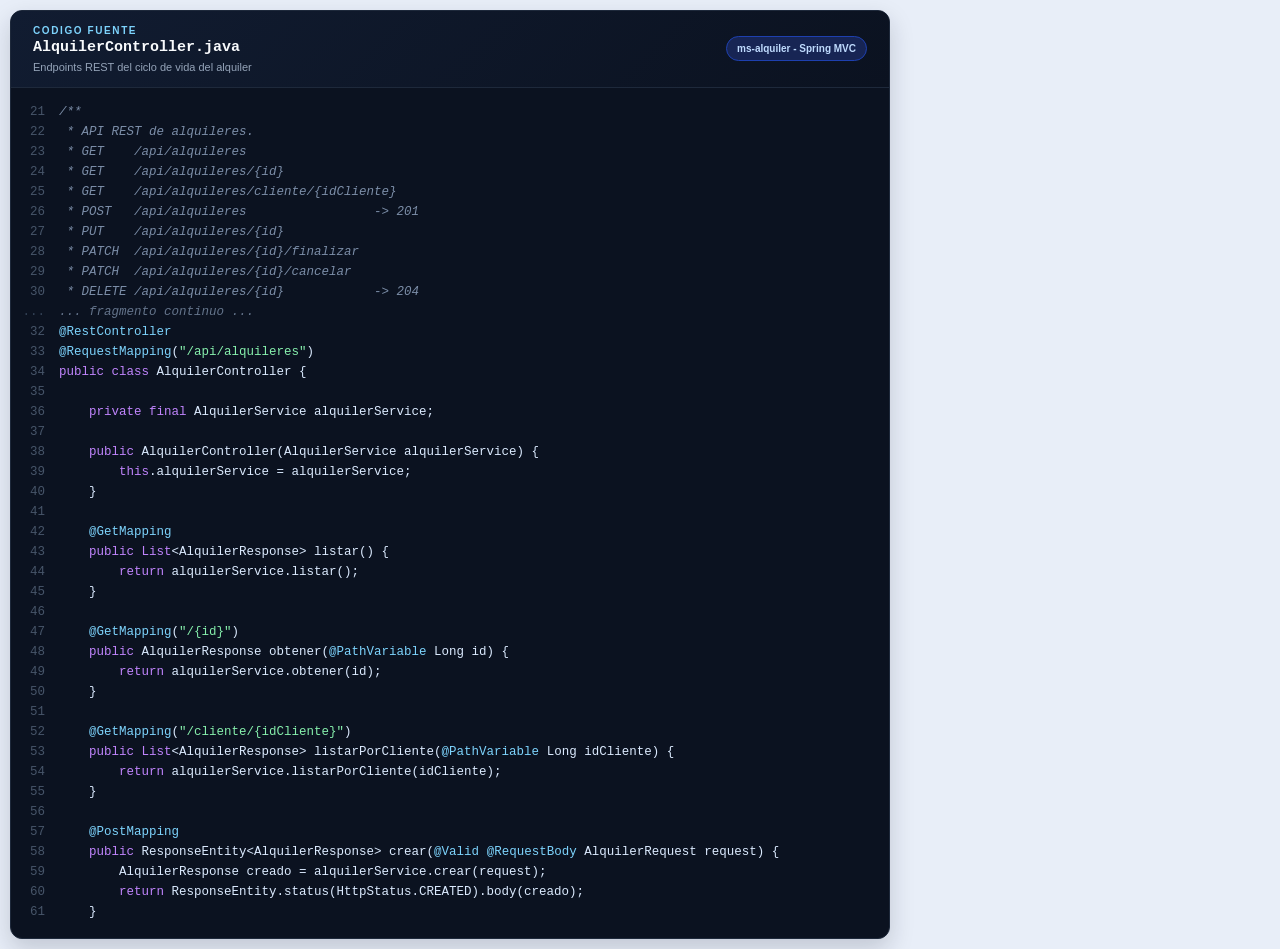
<file: docs/tools/pages/code-controller.html>
<!DOCTYPE html>
<html lang="es">
<head>
<meta charset="utf-8">
<style>
  * { box-sizing: border-box; }
  html, body { margin: 0; padding: 0; background: #e8eef8; }
  body { padding: 10px; width: 900px; font-family: "Segoe UI", Arial, sans-serif; }
  .card { width: 880px; border: 1px solid #1e293b; border-radius: 12px; overflow: hidden; background: #0b1220; box-shadow: 0 10px 24px rgba(15,23,42,.18); }
  .hd { display: flex; align-items: center; justify-content: space-between; gap: 18px; padding: 14px 22px; background: linear-gradient(135deg, #111c31, #0b1220); border-bottom: 1px solid #1e293b; }
  .lbl { color: #7dd3fc; font-size: 10px; font-weight: 700; letter-spacing: 1.6px; text-transform: uppercase; }
  h1 { margin: 3px 0 0; font: 600 15px/1.25 Consolas, "Courier New", monospace; color: #f8fafc; }
  .sub { margin: 3px 0 0; color: #94a3b8; font-size: 11px; }
  .badge { flex: none; padding: 6px 10px; border: 1px solid #1e40af; border-radius: 999px; background: #172554; color: #bfdbfe; font-size: 10px; font-weight: 700; white-space: nowrap; }
  .code { padding: 14px 0 16px; }
  .line { display: flex; height: 20px; line-height: 20px; font-family: Consolas, "Courier New", monospace; font-size: 12.5px; white-space: pre; }
  .ln { width: 48px; flex: none; padding-right: 14px; text-align: right; color: #475569; }
  .tx { padding-right: 20px; color: #dbeafe; }
  .sep .ln { color: #334155; }
  .sep .tx { color: #64748b; font-style: italic; }
  .c { color: #7c8ea8; font-style: italic; }
  .s { color: #86efac; }
  .a { color: #7dd3fc; }
  .k { color: #c084fc; }
  .n { color: #fbbf24; }
</style>
</head>
<body>
  <div class="card" id="card">
    <div class="hd">
      <div>
        <div class="lbl">Codigo fuente</div>
        <h1>AlquilerController.java</h1>
        <p class="sub">Endpoints REST del ciclo de vida del alquiler</p>
      </div>
      <div class="badge">ms-alquiler - Spring MVC</div>
    </div>
    <div class="code" id="code"></div>
  </div>
<script>
const ENTRIES = [{"n":21,"t":"/**"},{"n":22,"t":" * API REST de alquileres."},{"n":23,"t":" * GET    /api/alquileres"},{"n":24,"t":" * GET    /api/alquileres/{id}"},{"n":25,"t":" * GET    /api/alquileres/cliente/{idCliente}"},{"n":26,"t":" * POST   /api/alquileres                 -\u003e 201"},{"n":27,"t":" * PUT    /api/alquileres/{id}"},{"n":28,"t":" * PATCH  /api/alquileres/{id}/finalizar"},{"n":29,"t":" * PATCH  /api/alquileres/{id}/cancelar"},{"n":30,"t":" * DELETE /api/alquileres/{id}            -\u003e 204"},{"sep":true,"text":"... fragmento continuo ..."},{"n":32,"t":"@RestController"},{"n":33,"t":"@RequestMapping(\"/api/alquileres\")"},{"n":34,"t":"public class AlquilerController {"},{"n":35,"t":""},{"n":36,"t":"    private final AlquilerService alquilerService;"},{"n":37,"t":""},{"n":38,"t":"    public AlquilerController(AlquilerService alquilerService) {"},{"n":39,"t":"        this.alquilerService = alquilerService;"},{"n":40,"t":"    }"},{"n":41,"t":""},{"n":42,"t":"    @GetMapping"},{"n":43,"t":"    public List\u003cAlquilerResponse\u003e listar() {"},{"n":44,"t":"        return alquilerService.listar();"},{"n":45,"t":"    }"},{"n":46,"t":""},{"n":47,"t":"    @GetMapping(\"/{id}\")"},{"n":48,"t":"    public AlquilerResponse obtener(@PathVariable Long id) {"},{"n":49,"t":"        return alquilerService.obtener(id);"},{"n":50,"t":"    }"},{"n":51,"t":""},{"n":52,"t":"    @GetMapping(\"/cliente/{idCliente}\")"},{"n":53,"t":"    public List\u003cAlquilerResponse\u003e listarPorCliente(@PathVariable Long idCliente) {"},{"n":54,"t":"        return alquilerService.listarPorCliente(idCliente);"},{"n":55,"t":"    }"},{"n":56,"t":""},{"n":57,"t":"    @PostMapping"},{"n":58,"t":"    public ResponseEntity\u003cAlquilerResponse\u003e crear(@Valid @RequestBody AlquilerRequest request) {"},{"n":59,"t":"        AlquilerResponse creado = alquilerService.crear(request);"},{"n":60,"t":"        return ResponseEntity.status(HttpStatus.CREATED).body(creado);"},{"n":61,"t":"    }"}];
const KEYWORDS = /^(public|private|protected|class|interface|extends|implements|new|return|if|else|for|while|try|catch|finally|throw|throws|final|void|static|this|super|import|package|null|true|false|long|int|String|BigDecimal|List|Map|LocalDate|var|const|let|function|async|await|export|default|from|of|in|typeof|instanceof|switch|case|break|continue|do|enum|boolean|double|float|char|byte|abstract|synchronized|volatile|transient|assert|yield|delete|record)$/;
function esc(s) { return s.replace(/&/g, '&amp;').replace(/</g, '&lt;').replace(/>/g, '&gt;'); }
function paintSegment(seg) {
  return seg.replace(/(@[A-Za-z_]\w*)|\b([A-Za-z_]\w*)\b|\b(\d+(?:\.\d+)?)\b/g, function (m, ann, word, num) {
    if (ann) return '<span class="a">' + ann + '</span>';
    if (word) return KEYWORDS.test(word) ? '<span class="k">' + word + '</span>' : word;
    if (num) return '<span class="n">' + num + '</span>';
    return m;
  });
}
function highlight(line) {
  const t = line.replace(/^\s+/, '');
  if (/^(\/\/|\/\*|\*|--|#)/.test(t)) return '<span class="c">' + esc(line) + '</span>';
  let out = '', i = 0;
  while (i < line.length) {
    const ch = line[i];
    if (ch === '"' || ch === "'" || ch === '`') {
      let j = i + 1;
      while (j < line.length) { if (line[j] === '\\') { j += 2; continue; } if (line[j] === ch) { j++; break; } j++; }
      out += '<span class="s">' + esc(line.slice(i, j)) + '</span>';
      i = j;
      continue;
    }
    if (ch === '/' && line[i + 1] === '/') { out += '<span class="c">' + esc(line.slice(i)) + '</span>'; break; }
    let j = i;
    while (j < line.length && !(line[j] === '"' || line[j] === "'" || line[j] === '`' || (line[j] === '/' && line[j + 1] === '/'))) j++;
    out += paintSegment(esc(line.slice(i, j)));
    i = j;
  }
  return out;
}
const code = document.getElementById('code');
let maxLen = 0;
for (const e of ENTRIES) {
  const row = document.createElement('div');
  if (e.sep) {
    row.className = 'line sep';
    row.innerHTML = '<span class="ln">...</span><span class="tx">' + esc(e.text) + '</span>';
  } else {
    row.className = 'line';
    row.innerHTML = '<span class="ln">' + e.n + '</span><span class="tx">' + highlight(e.t) + '</span>';
    if (e.t.length > maxLen) maxLen = e.t.length;
  }
  code.appendChild(row);
}
if (maxLen > 108) {
  const size = Math.max(10.2, 780 / (0.55 * maxLen));
  document.querySelectorAll('.line').forEach(function (l) { l.style.fontSize = size.toFixed(1) + 'px'; });
}
</script>
</body>
</html>
</file>
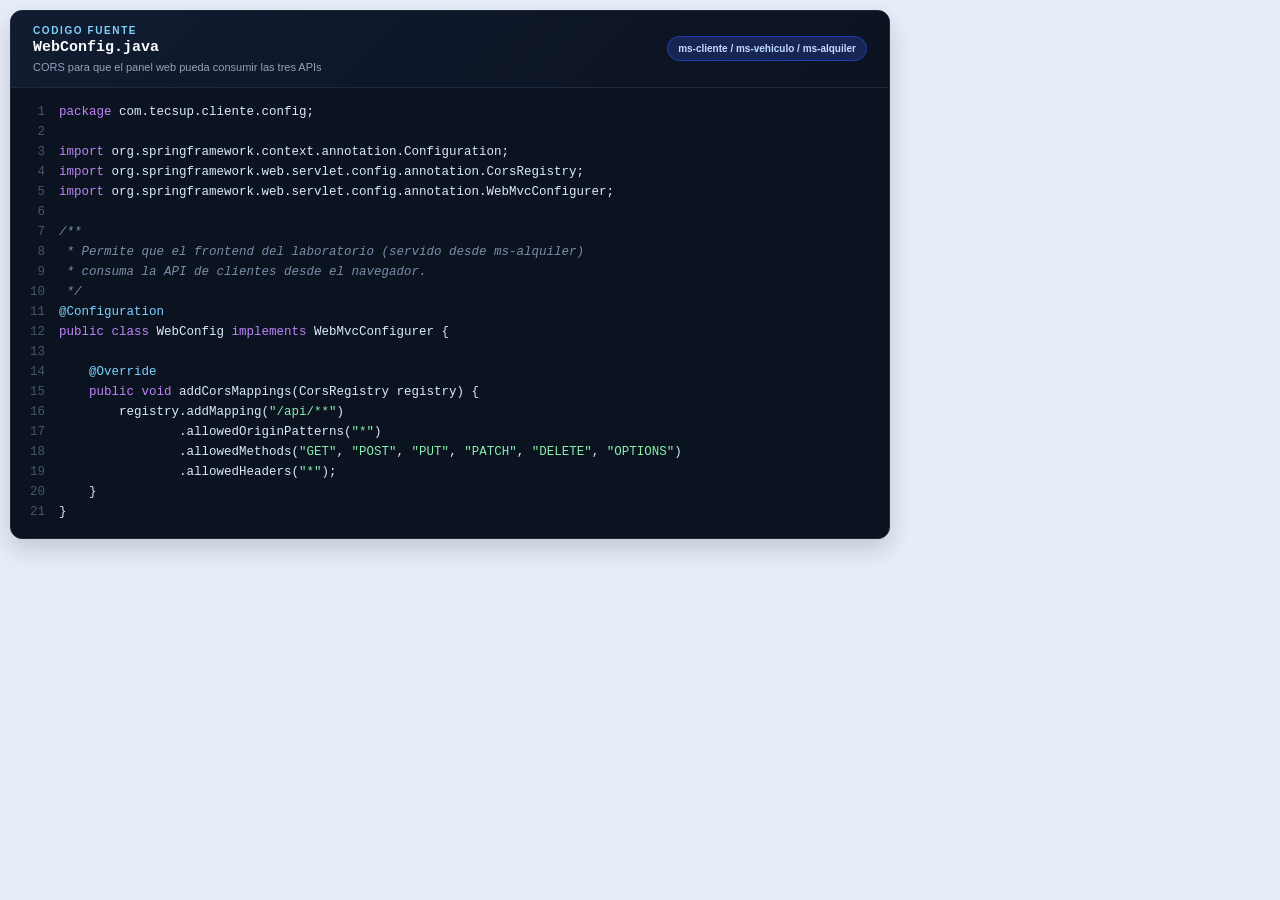
<file: docs/tools/pages/code-cors.html>
<!DOCTYPE html>
<html lang="es">
<head>
<meta charset="utf-8">
<style>
  * { box-sizing: border-box; }
  html, body { margin: 0; padding: 0; background: #e8eef8; }
  body { padding: 10px; width: 900px; font-family: "Segoe UI", Arial, sans-serif; }
  .card { width: 880px; border: 1px solid #1e293b; border-radius: 12px; overflow: hidden; background: #0b1220; box-shadow: 0 10px 24px rgba(15,23,42,.18); }
  .hd { display: flex; align-items: center; justify-content: space-between; gap: 18px; padding: 14px 22px; background: linear-gradient(135deg, #111c31, #0b1220); border-bottom: 1px solid #1e293b; }
  .lbl { color: #7dd3fc; font-size: 10px; font-weight: 700; letter-spacing: 1.6px; text-transform: uppercase; }
  h1 { margin: 3px 0 0; font: 600 15px/1.25 Consolas, "Courier New", monospace; color: #f8fafc; }
  .sub { margin: 3px 0 0; color: #94a3b8; font-size: 11px; }
  .badge { flex: none; padding: 6px 10px; border: 1px solid #1e40af; border-radius: 999px; background: #172554; color: #bfdbfe; font-size: 10px; font-weight: 700; white-space: nowrap; }
  .code { padding: 14px 0 16px; }
  .line { display: flex; height: 20px; line-height: 20px; font-family: Consolas, "Courier New", monospace; font-size: 12.5px; white-space: pre; }
  .ln { width: 48px; flex: none; padding-right: 14px; text-align: right; color: #475569; }
  .tx { padding-right: 20px; color: #dbeafe; }
  .sep .ln { color: #334155; }
  .sep .tx { color: #64748b; font-style: italic; }
  .c { color: #7c8ea8; font-style: italic; }
  .s { color: #86efac; }
  .a { color: #7dd3fc; }
  .k { color: #c084fc; }
  .n { color: #fbbf24; }
</style>
</head>
<body>
  <div class="card" id="card">
    <div class="hd">
      <div>
        <div class="lbl">Codigo fuente</div>
        <h1>WebConfig.java</h1>
        <p class="sub">CORS para que el panel web pueda consumir las tres APIs</p>
      </div>
      <div class="badge">ms-cliente / ms-vehiculo / ms-alquiler</div>
    </div>
    <div class="code" id="code"></div>
  </div>
<script>
const ENTRIES = [{"n":1,"t":"package com.tecsup.cliente.config;"},{"n":2,"t":""},{"n":3,"t":"import org.springframework.context.annotation.Configuration;"},{"n":4,"t":"import org.springframework.web.servlet.config.annotation.CorsRegistry;"},{"n":5,"t":"import org.springframework.web.servlet.config.annotation.WebMvcConfigurer;"},{"n":6,"t":""},{"n":7,"t":"/**"},{"n":8,"t":" * Permite que el frontend del laboratorio (servido desde ms-alquiler)"},{"n":9,"t":" * consuma la API de clientes desde el navegador."},{"n":10,"t":" */"},{"n":11,"t":"@Configuration"},{"n":12,"t":"public class WebConfig implements WebMvcConfigurer {"},{"n":13,"t":""},{"n":14,"t":"    @Override"},{"n":15,"t":"    public void addCorsMappings(CorsRegistry registry) {"},{"n":16,"t":"        registry.addMapping(\"/api/**\")"},{"n":17,"t":"                .allowedOriginPatterns(\"*\")"},{"n":18,"t":"                .allowedMethods(\"GET\", \"POST\", \"PUT\", \"PATCH\", \"DELETE\", \"OPTIONS\")"},{"n":19,"t":"                .allowedHeaders(\"*\");"},{"n":20,"t":"    }"},{"n":21,"t":"}"}];
const KEYWORDS = /^(public|private|protected|class|interface|extends|implements|new|return|if|else|for|while|try|catch|finally|throw|throws|final|void|static|this|super|import|package|null|true|false|long|int|String|BigDecimal|List|Map|LocalDate|var|const|let|function|async|await|export|default|from|of|in|typeof|instanceof|switch|case|break|continue|do|enum|boolean|double|float|char|byte|abstract|synchronized|volatile|transient|assert|yield|delete|record)$/;
function esc(s) { return s.replace(/&/g, '&amp;').replace(/</g, '&lt;').replace(/>/g, '&gt;'); }
function paintSegment(seg) {
  return seg.replace(/(@[A-Za-z_]\w*)|\b([A-Za-z_]\w*)\b|\b(\d+(?:\.\d+)?)\b/g, function (m, ann, word, num) {
    if (ann) return '<span class="a">' + ann + '</span>';
    if (word) return KEYWORDS.test(word) ? '<span class="k">' + word + '</span>' : word;
    if (num) return '<span class="n">' + num + '</span>';
    return m;
  });
}
function highlight(line) {
  const t = line.replace(/^\s+/, '');
  if (/^(\/\/|\/\*|\*|--|#)/.test(t)) return '<span class="c">' + esc(line) + '</span>';
  let out = '', i = 0;
  while (i < line.length) {
    const ch = line[i];
    if (ch === '"' || ch === "'" || ch === '`') {
      let j = i + 1;
      while (j < line.length) { if (line[j] === '\\') { j += 2; continue; } if (line[j] === ch) { j++; break; } j++; }
      out += '<span class="s">' + esc(line.slice(i, j)) + '</span>';
      i = j;
      continue;
    }
    if (ch === '/' && line[i + 1] === '/') { out += '<span class="c">' + esc(line.slice(i)) + '</span>'; break; }
    let j = i;
    while (j < line.length && !(line[j] === '"' || line[j] === "'" || line[j] === '`' || (line[j] === '/' && line[j + 1] === '/'))) j++;
    out += paintSegment(esc(line.slice(i, j)));
    i = j;
  }
  return out;
}
const code = document.getElementById('code');
let maxLen = 0;
for (const e of ENTRIES) {
  const row = document.createElement('div');
  if (e.sep) {
    row.className = 'line sep';
    row.innerHTML = '<span class="ln">...</span><span class="tx">' + esc(e.text) + '</span>';
  } else {
    row.className = 'line';
    row.innerHTML = '<span class="ln">' + e.n + '</span><span class="tx">' + highlight(e.t) + '</span>';
    if (e.t.length > maxLen) maxLen = e.t.length;
  }
  code.appendChild(row);
}
if (maxLen > 108) {
  const size = Math.max(10.2, 780 / (0.55 * maxLen));
  document.querySelectorAll('.line').forEach(function (l) { l.style.fontSize = size.toFixed(1) + 'px'; });
}
</script>
</body>
</html>
</file>
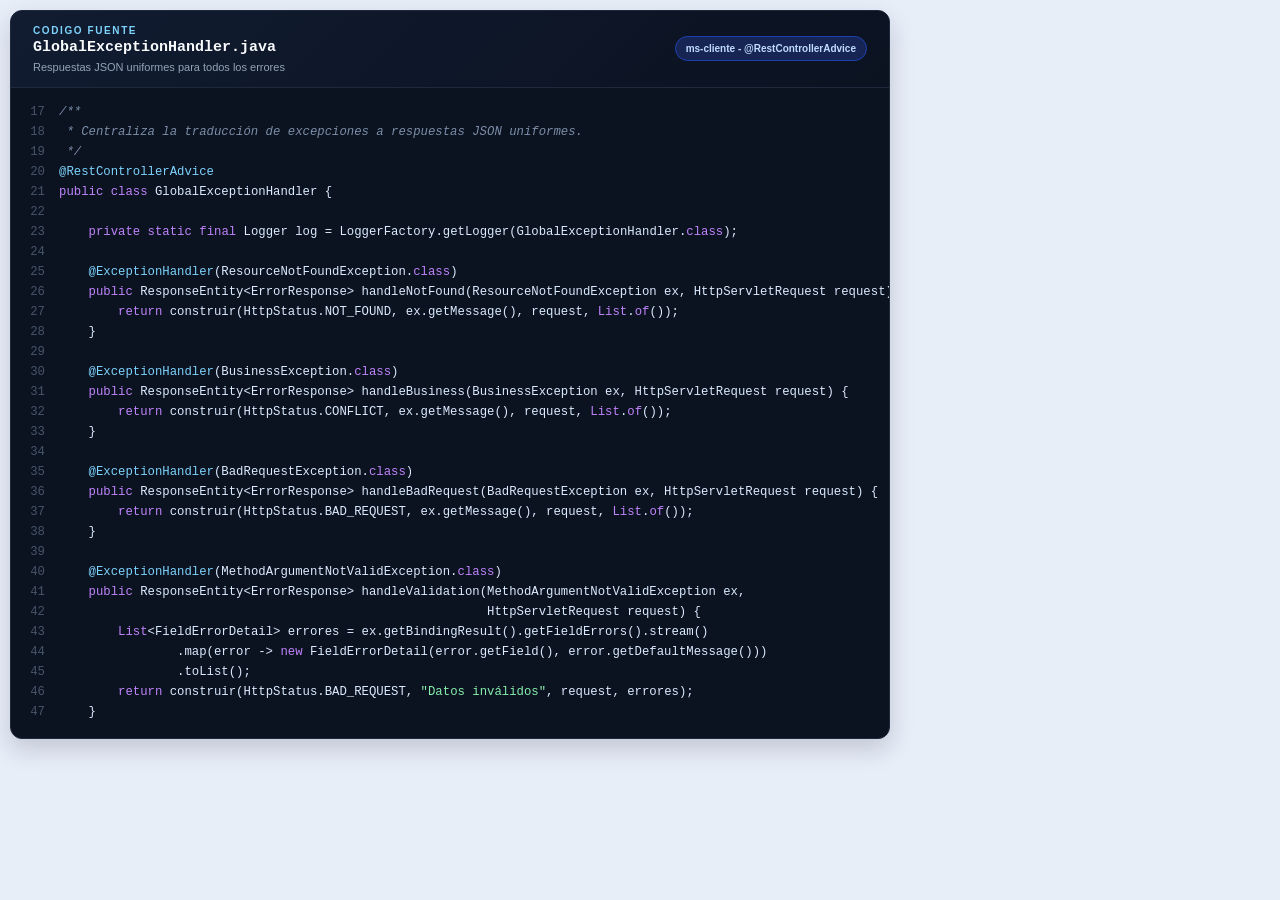
<file: docs/tools/pages/code-exception-handler.html>
<!DOCTYPE html>
<html lang="es">
<head>
<meta charset="utf-8">
<style>
  * { box-sizing: border-box; }
  html, body { margin: 0; padding: 0; background: #e8eef8; }
  body { padding: 10px; width: 900px; font-family: "Segoe UI", Arial, sans-serif; }
  .card { width: 880px; border: 1px solid #1e293b; border-radius: 12px; overflow: hidden; background: #0b1220; box-shadow: 0 10px 24px rgba(15,23,42,.18); }
  .hd { display: flex; align-items: center; justify-content: space-between; gap: 18px; padding: 14px 22px; background: linear-gradient(135deg, #111c31, #0b1220); border-bottom: 1px solid #1e293b; }
  .lbl { color: #7dd3fc; font-size: 10px; font-weight: 700; letter-spacing: 1.6px; text-transform: uppercase; }
  h1 { margin: 3px 0 0; font: 600 15px/1.25 Consolas, "Courier New", monospace; color: #f8fafc; }
  .sub { margin: 3px 0 0; color: #94a3b8; font-size: 11px; }
  .badge { flex: none; padding: 6px 10px; border: 1px solid #1e40af; border-radius: 999px; background: #172554; color: #bfdbfe; font-size: 10px; font-weight: 700; white-space: nowrap; }
  .code { padding: 14px 0 16px; }
  .line { display: flex; height: 20px; line-height: 20px; font-family: Consolas, "Courier New", monospace; font-size: 12.5px; white-space: pre; }
  .ln { width: 48px; flex: none; padding-right: 14px; text-align: right; color: #475569; }
  .tx { padding-right: 20px; color: #dbeafe; }
  .sep .ln { color: #334155; }
  .sep .tx { color: #64748b; font-style: italic; }
  .c { color: #7c8ea8; font-style: italic; }
  .s { color: #86efac; }
  .a { color: #7dd3fc; }
  .k { color: #c084fc; }
  .n { color: #fbbf24; }
</style>
</head>
<body>
  <div class="card" id="card">
    <div class="hd">
      <div>
        <div class="lbl">Codigo fuente</div>
        <h1>GlobalExceptionHandler.java</h1>
        <p class="sub">Respuestas JSON uniformes para todos los errores</p>
      </div>
      <div class="badge">ms-cliente - @RestControllerAdvice</div>
    </div>
    <div class="code" id="code"></div>
  </div>
<script>
const ENTRIES = [{"n":17,"t":"/**"},{"n":18,"t":" * Centraliza la traducción de excepciones a respuestas JSON uniformes."},{"n":19,"t":" */"},{"n":20,"t":"@RestControllerAdvice"},{"n":21,"t":"public class GlobalExceptionHandler {"},{"n":22,"t":""},{"n":23,"t":"    private static final Logger log = LoggerFactory.getLogger(GlobalExceptionHandler.class);"},{"n":24,"t":""},{"n":25,"t":"    @ExceptionHandler(ResourceNotFoundException.class)"},{"n":26,"t":"    public ResponseEntity\u003cErrorResponse\u003e handleNotFound(ResourceNotFoundException ex, HttpServletRequest request) {"},{"n":27,"t":"        return construir(HttpStatus.NOT_FOUND, ex.getMessage(), request, List.of());"},{"n":28,"t":"    }"},{"n":29,"t":""},{"n":30,"t":"    @ExceptionHandler(BusinessException.class)"},{"n":31,"t":"    public ResponseEntity\u003cErrorResponse\u003e handleBusiness(BusinessException ex, HttpServletRequest request) {"},{"n":32,"t":"        return construir(HttpStatus.CONFLICT, ex.getMessage(), request, List.of());"},{"n":33,"t":"    }"},{"n":34,"t":""},{"n":35,"t":"    @ExceptionHandler(BadRequestException.class)"},{"n":36,"t":"    public ResponseEntity\u003cErrorResponse\u003e handleBadRequest(BadRequestException ex, HttpServletRequest request) {"},{"n":37,"t":"        return construir(HttpStatus.BAD_REQUEST, ex.getMessage(), request, List.of());"},{"n":38,"t":"    }"},{"n":39,"t":""},{"n":40,"t":"    @ExceptionHandler(MethodArgumentNotValidException.class)"},{"n":41,"t":"    public ResponseEntity\u003cErrorResponse\u003e handleValidation(MethodArgumentNotValidException ex,"},{"n":42,"t":"                                                          HttpServletRequest request) {"},{"n":43,"t":"        List\u003cFieldErrorDetail\u003e errores = ex.getBindingResult().getFieldErrors().stream()"},{"n":44,"t":"                .map(error -\u003e new FieldErrorDetail(error.getField(), error.getDefaultMessage()))"},{"n":45,"t":"                .toList();"},{"n":46,"t":"        return construir(HttpStatus.BAD_REQUEST, \"Datos inválidos\", request, errores);"},{"n":47,"t":"    }"}];
const KEYWORDS = /^(public|private|protected|class|interface|extends|implements|new|return|if|else|for|while|try|catch|finally|throw|throws|final|void|static|this|super|import|package|null|true|false|long|int|String|BigDecimal|List|Map|LocalDate|var|const|let|function|async|await|export|default|from|of|in|typeof|instanceof|switch|case|break|continue|do|enum|boolean|double|float|char|byte|abstract|synchronized|volatile|transient|assert|yield|delete|record)$/;
function esc(s) { return s.replace(/&/g, '&amp;').replace(/</g, '&lt;').replace(/>/g, '&gt;'); }
function paintSegment(seg) {
  return seg.replace(/(@[A-Za-z_]\w*)|\b([A-Za-z_]\w*)\b|\b(\d+(?:\.\d+)?)\b/g, function (m, ann, word, num) {
    if (ann) return '<span class="a">' + ann + '</span>';
    if (word) return KEYWORDS.test(word) ? '<span class="k">' + word + '</span>' : word;
    if (num) return '<span class="n">' + num + '</span>';
    return m;
  });
}
function highlight(line) {
  const t = line.replace(/^\s+/, '');
  if (/^(\/\/|\/\*|\*|--|#)/.test(t)) return '<span class="c">' + esc(line) + '</span>';
  let out = '', i = 0;
  while (i < line.length) {
    const ch = line[i];
    if (ch === '"' || ch === "'" || ch === '`') {
      let j = i + 1;
      while (j < line.length) { if (line[j] === '\\') { j += 2; continue; } if (line[j] === ch) { j++; break; } j++; }
      out += '<span class="s">' + esc(line.slice(i, j)) + '</span>';
      i = j;
      continue;
    }
    if (ch === '/' && line[i + 1] === '/') { out += '<span class="c">' + esc(line.slice(i)) + '</span>'; break; }
    let j = i;
    while (j < line.length && !(line[j] === '"' || line[j] === "'" || line[j] === '`' || (line[j] === '/' && line[j + 1] === '/'))) j++;
    out += paintSegment(esc(line.slice(i, j)));
    i = j;
  }
  return out;
}
const code = document.getElementById('code');
let maxLen = 0;
for (const e of ENTRIES) {
  const row = document.createElement('div');
  if (e.sep) {
    row.className = 'line sep';
    row.innerHTML = '<span class="ln">...</span><span class="tx">' + esc(e.text) + '</span>';
  } else {
    row.className = 'line';
    row.innerHTML = '<span class="ln">' + e.n + '</span><span class="tx">' + highlight(e.t) + '</span>';
    if (e.t.length > maxLen) maxLen = e.t.length;
  }
  code.appendChild(row);
}
if (maxLen > 108) {
  const size = Math.max(10.2, 780 / (0.55 * maxLen));
  document.querySelectorAll('.line').forEach(function (l) { l.style.fontSize = size.toFixed(1) + 'px'; });
}
</script>
</body>
</html>
</file>
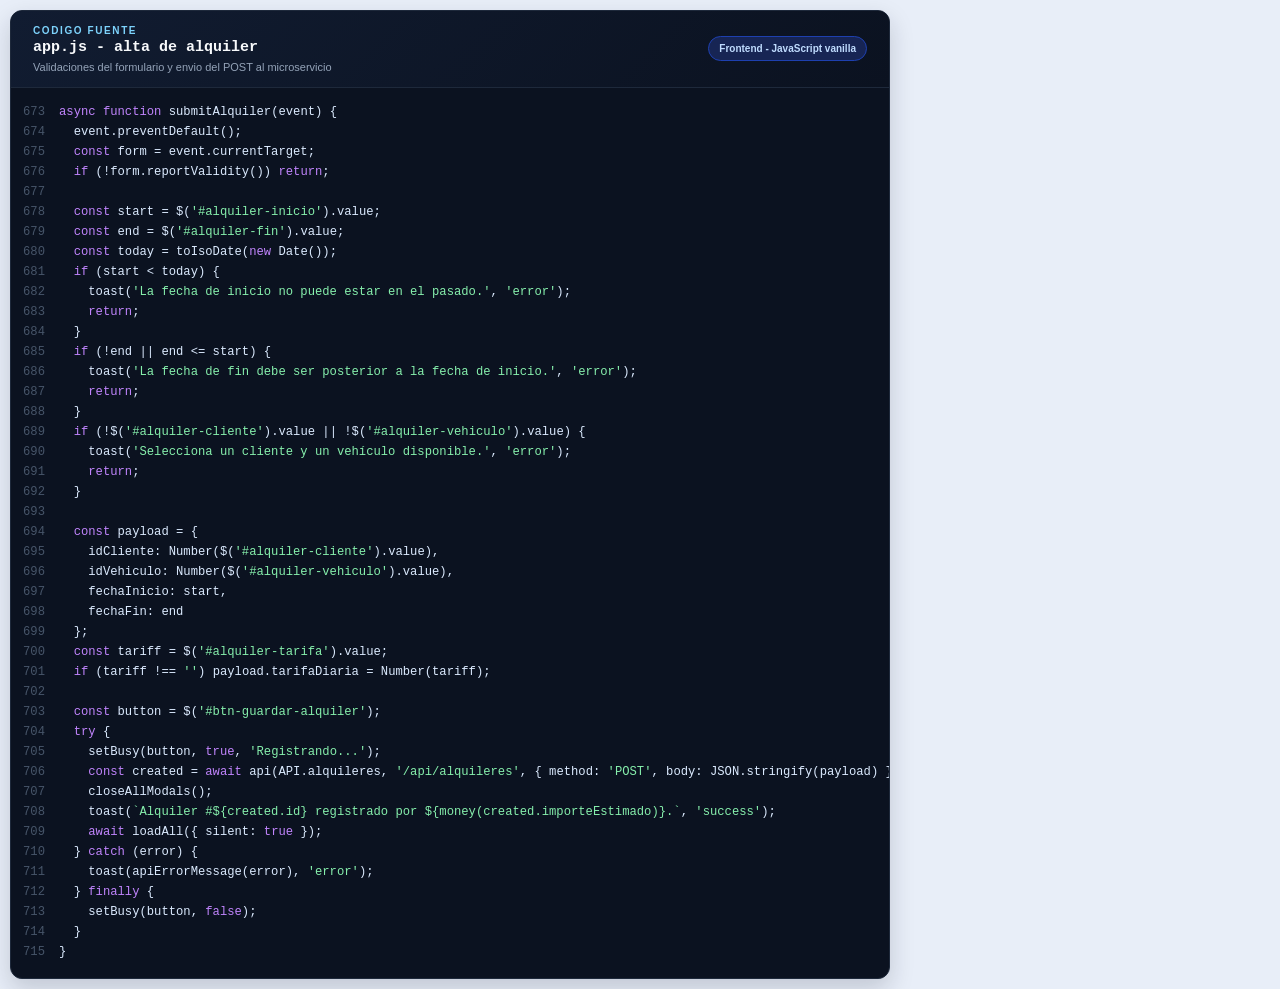
<file: docs/tools/pages/code-frontend-alquiler.html>
<!DOCTYPE html>
<html lang="es">
<head>
<meta charset="utf-8">
<style>
  * { box-sizing: border-box; }
  html, body { margin: 0; padding: 0; background: #e8eef8; }
  body { padding: 10px; width: 900px; font-family: "Segoe UI", Arial, sans-serif; }
  .card { width: 880px; border: 1px solid #1e293b; border-radius: 12px; overflow: hidden; background: #0b1220; box-shadow: 0 10px 24px rgba(15,23,42,.18); }
  .hd { display: flex; align-items: center; justify-content: space-between; gap: 18px; padding: 14px 22px; background: linear-gradient(135deg, #111c31, #0b1220); border-bottom: 1px solid #1e293b; }
  .lbl { color: #7dd3fc; font-size: 10px; font-weight: 700; letter-spacing: 1.6px; text-transform: uppercase; }
  h1 { margin: 3px 0 0; font: 600 15px/1.25 Consolas, "Courier New", monospace; color: #f8fafc; }
  .sub { margin: 3px 0 0; color: #94a3b8; font-size: 11px; }
  .badge { flex: none; padding: 6px 10px; border: 1px solid #1e40af; border-radius: 999px; background: #172554; color: #bfdbfe; font-size: 10px; font-weight: 700; white-space: nowrap; }
  .code { padding: 14px 0 16px; }
  .line { display: flex; height: 20px; line-height: 20px; font-family: Consolas, "Courier New", monospace; font-size: 12.5px; white-space: pre; }
  .ln { width: 48px; flex: none; padding-right: 14px; text-align: right; color: #475569; }
  .tx { padding-right: 20px; color: #dbeafe; }
  .sep .ln { color: #334155; }
  .sep .tx { color: #64748b; font-style: italic; }
  .c { color: #7c8ea8; font-style: italic; }
  .s { color: #86efac; }
  .a { color: #7dd3fc; }
  .k { color: #c084fc; }
  .n { color: #fbbf24; }
</style>
</head>
<body>
  <div class="card" id="card">
    <div class="hd">
      <div>
        <div class="lbl">Codigo fuente</div>
        <h1>app.js - alta de alquiler</h1>
        <p class="sub">Validaciones del formulario y envio del POST al microservicio</p>
      </div>
      <div class="badge">Frontend - JavaScript vanilla</div>
    </div>
    <div class="code" id="code"></div>
  </div>
<script>
const ENTRIES = [{"n":673,"t":"async function submitAlquiler(event) {"},{"n":674,"t":"  event.preventDefault();"},{"n":675,"t":"  const form = event.currentTarget;"},{"n":676,"t":"  if (!form.reportValidity()) return;"},{"n":677,"t":""},{"n":678,"t":"  const start = $(\u0027#alquiler-inicio\u0027).value;"},{"n":679,"t":"  const end = $(\u0027#alquiler-fin\u0027).value;"},{"n":680,"t":"  const today = toIsoDate(new Date());"},{"n":681,"t":"  if (start \u003c today) {"},{"n":682,"t":"    toast(\u0027La fecha de inicio no puede estar en el pasado.\u0027, \u0027error\u0027);"},{"n":683,"t":"    return;"},{"n":684,"t":"  }"},{"n":685,"t":"  if (!end || end \u003c= start) {"},{"n":686,"t":"    toast(\u0027La fecha de fin debe ser posterior a la fecha de inicio.\u0027, \u0027error\u0027);"},{"n":687,"t":"    return;"},{"n":688,"t":"  }"},{"n":689,"t":"  if (!$(\u0027#alquiler-cliente\u0027).value || !$(\u0027#alquiler-vehiculo\u0027).value) {"},{"n":690,"t":"    toast(\u0027Selecciona un cliente y un vehículo disponible.\u0027, \u0027error\u0027);"},{"n":691,"t":"    return;"},{"n":692,"t":"  }"},{"n":693,"t":""},{"n":694,"t":"  const payload = {"},{"n":695,"t":"    idCliente: Number($(\u0027#alquiler-cliente\u0027).value),"},{"n":696,"t":"    idVehiculo: Number($(\u0027#alquiler-vehiculo\u0027).value),"},{"n":697,"t":"    fechaInicio: start,"},{"n":698,"t":"    fechaFin: end"},{"n":699,"t":"  };"},{"n":700,"t":"  const tariff = $(\u0027#alquiler-tarifa\u0027).value;"},{"n":701,"t":"  if (tariff !== \u0027\u0027) payload.tarifaDiaria = Number(tariff);"},{"n":702,"t":""},{"n":703,"t":"  const button = $(\u0027#btn-guardar-alquiler\u0027);"},{"n":704,"t":"  try {"},{"n":705,"t":"    setBusy(button, true, \u0027Registrando...\u0027);"},{"n":706,"t":"    const created = await api(API.alquileres, \u0027/api/alquileres\u0027, { method: \u0027POST\u0027, body: JSON.stringify(payload) });"},{"n":707,"t":"    closeAllModals();"},{"n":708,"t":"    toast(`Alquiler #${created.id} registrado por ${money(created.importeEstimado)}.`, \u0027success\u0027);"},{"n":709,"t":"    await loadAll({ silent: true });"},{"n":710,"t":"  } catch (error) {"},{"n":711,"t":"    toast(apiErrorMessage(error), \u0027error\u0027);"},{"n":712,"t":"  } finally {"},{"n":713,"t":"    setBusy(button, false);"},{"n":714,"t":"  }"},{"n":715,"t":"}"}];
const KEYWORDS = /^(public|private|protected|class|interface|extends|implements|new|return|if|else|for|while|try|catch|finally|throw|throws|final|void|static|this|super|import|package|null|true|false|long|int|String|BigDecimal|List|Map|LocalDate|var|const|let|function|async|await|export|default|from|of|in|typeof|instanceof|switch|case|break|continue|do|enum|boolean|double|float|char|byte|abstract|synchronized|volatile|transient|assert|yield|delete|record)$/;
function esc(s) { return s.replace(/&/g, '&amp;').replace(/</g, '&lt;').replace(/>/g, '&gt;'); }
function paintSegment(seg) {
  return seg.replace(/(@[A-Za-z_]\w*)|\b([A-Za-z_]\w*)\b|\b(\d+(?:\.\d+)?)\b/g, function (m, ann, word, num) {
    if (ann) return '<span class="a">' + ann + '</span>';
    if (word) return KEYWORDS.test(word) ? '<span class="k">' + word + '</span>' : word;
    if (num) return '<span class="n">' + num + '</span>';
    return m;
  });
}
function highlight(line) {
  const t = line.replace(/^\s+/, '');
  if (/^(\/\/|\/\*|\*|--|#)/.test(t)) return '<span class="c">' + esc(line) + '</span>';
  let out = '', i = 0;
  while (i < line.length) {
    const ch = line[i];
    if (ch === '"' || ch === "'" || ch === '`') {
      let j = i + 1;
      while (j < line.length) { if (line[j] === '\\') { j += 2; continue; } if (line[j] === ch) { j++; break; } j++; }
      out += '<span class="s">' + esc(line.slice(i, j)) + '</span>';
      i = j;
      continue;
    }
    if (ch === '/' && line[i + 1] === '/') { out += '<span class="c">' + esc(line.slice(i)) + '</span>'; break; }
    let j = i;
    while (j < line.length && !(line[j] === '"' || line[j] === "'" || line[j] === '`' || (line[j] === '/' && line[j + 1] === '/'))) j++;
    out += paintSegment(esc(line.slice(i, j)));
    i = j;
  }
  return out;
}
const code = document.getElementById('code');
let maxLen = 0;
for (const e of ENTRIES) {
  const row = document.createElement('div');
  if (e.sep) {
    row.className = 'line sep';
    row.innerHTML = '<span class="ln">...</span><span class="tx">' + esc(e.text) + '</span>';
  } else {
    row.className = 'line';
    row.innerHTML = '<span class="ln">' + e.n + '</span><span class="tx">' + highlight(e.t) + '</span>';
    if (e.t.length > maxLen) maxLen = e.t.length;
  }
  code.appendChild(row);
}
if (maxLen > 108) {
  const size = Math.max(10.2, 780 / (0.55 * maxLen));
  document.querySelectorAll('.line').forEach(function (l) { l.style.fontSize = size.toFixed(1) + 'px'; });
}
</script>
</body>
</html>
</file>
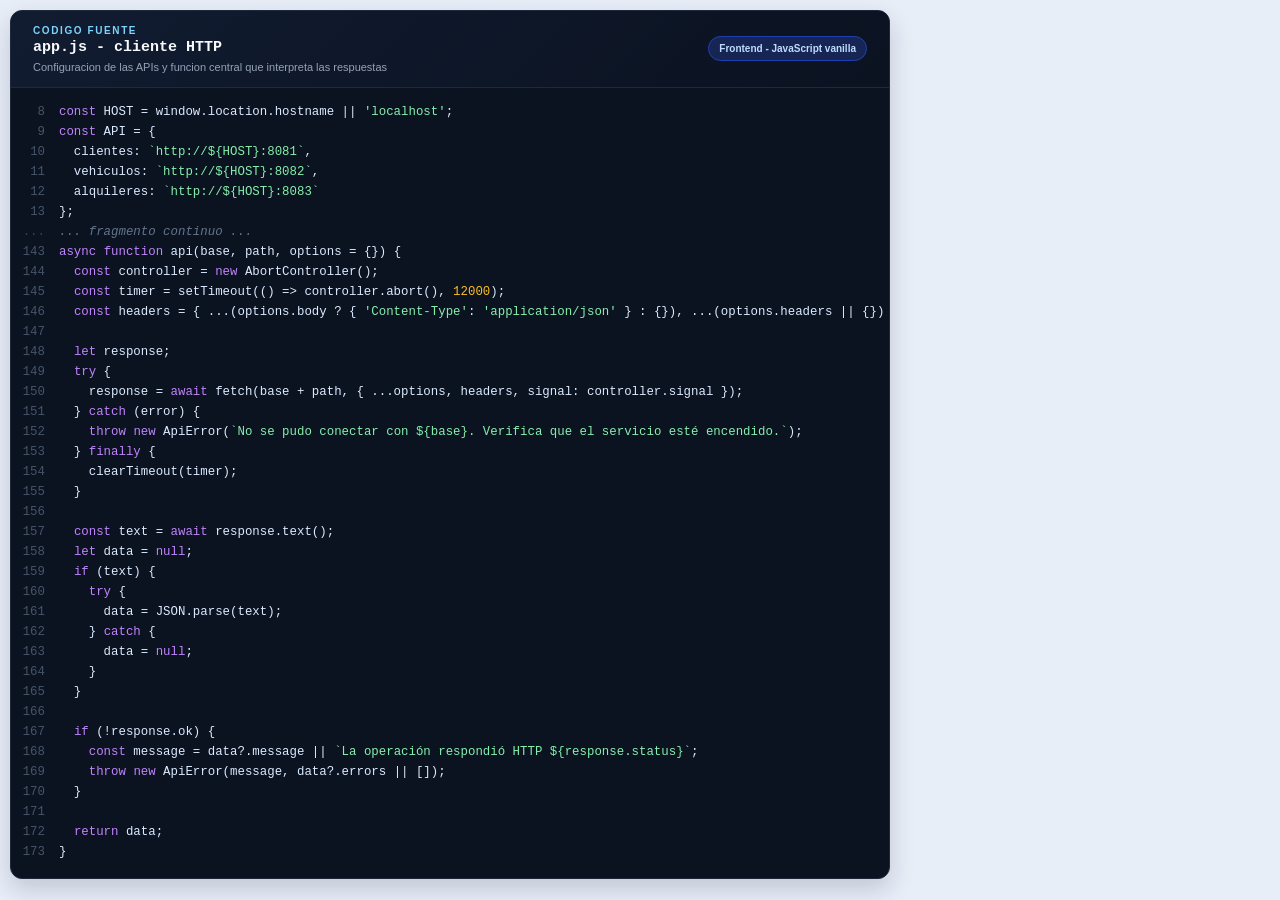
<file: docs/tools/pages/code-frontend-api.html>
<!DOCTYPE html>
<html lang="es">
<head>
<meta charset="utf-8">
<style>
  * { box-sizing: border-box; }
  html, body { margin: 0; padding: 0; background: #e8eef8; }
  body { padding: 10px; width: 900px; font-family: "Segoe UI", Arial, sans-serif; }
  .card { width: 880px; border: 1px solid #1e293b; border-radius: 12px; overflow: hidden; background: #0b1220; box-shadow: 0 10px 24px rgba(15,23,42,.18); }
  .hd { display: flex; align-items: center; justify-content: space-between; gap: 18px; padding: 14px 22px; background: linear-gradient(135deg, #111c31, #0b1220); border-bottom: 1px solid #1e293b; }
  .lbl { color: #7dd3fc; font-size: 10px; font-weight: 700; letter-spacing: 1.6px; text-transform: uppercase; }
  h1 { margin: 3px 0 0; font: 600 15px/1.25 Consolas, "Courier New", monospace; color: #f8fafc; }
  .sub { margin: 3px 0 0; color: #94a3b8; font-size: 11px; }
  .badge { flex: none; padding: 6px 10px; border: 1px solid #1e40af; border-radius: 999px; background: #172554; color: #bfdbfe; font-size: 10px; font-weight: 700; white-space: nowrap; }
  .code { padding: 14px 0 16px; }
  .line { display: flex; height: 20px; line-height: 20px; font-family: Consolas, "Courier New", monospace; font-size: 12.5px; white-space: pre; }
  .ln { width: 48px; flex: none; padding-right: 14px; text-align: right; color: #475569; }
  .tx { padding-right: 20px; color: #dbeafe; }
  .sep .ln { color: #334155; }
  .sep .tx { color: #64748b; font-style: italic; }
  .c { color: #7c8ea8; font-style: italic; }
  .s { color: #86efac; }
  .a { color: #7dd3fc; }
  .k { color: #c084fc; }
  .n { color: #fbbf24; }
</style>
</head>
<body>
  <div class="card" id="card">
    <div class="hd">
      <div>
        <div class="lbl">Codigo fuente</div>
        <h1>app.js - cliente HTTP</h1>
        <p class="sub">Configuracion de las APIs y funcion central que interpreta las respuestas</p>
      </div>
      <div class="badge">Frontend - JavaScript vanilla</div>
    </div>
    <div class="code" id="code"></div>
  </div>
<script>
const ENTRIES = [{"n":8,"t":"const HOST = window.location.hostname || \u0027localhost\u0027;"},{"n":9,"t":"const API = {"},{"n":10,"t":"  clientes: `http://${HOST}:8081`,"},{"n":11,"t":"  vehiculos: `http://${HOST}:8082`,"},{"n":12,"t":"  alquileres: `http://${HOST}:8083`"},{"n":13,"t":"};"},{"sep":true,"text":"... fragmento continuo ..."},{"n":143,"t":"async function api(base, path, options = {}) {"},{"n":144,"t":"  const controller = new AbortController();"},{"n":145,"t":"  const timer = setTimeout(() =\u003e controller.abort(), 12000);"},{"n":146,"t":"  const headers = { ...(options.body ? { \u0027Content-Type\u0027: \u0027application/json\u0027 } : {}), ...(options.headers || {}) };"},{"n":147,"t":""},{"n":148,"t":"  let response;"},{"n":149,"t":"  try {"},{"n":150,"t":"    response = await fetch(base + path, { ...options, headers, signal: controller.signal });"},{"n":151,"t":"  } catch (error) {"},{"n":152,"t":"    throw new ApiError(`No se pudo conectar con ${base}. Verifica que el servicio esté encendido.`);"},{"n":153,"t":"  } finally {"},{"n":154,"t":"    clearTimeout(timer);"},{"n":155,"t":"  }"},{"n":156,"t":""},{"n":157,"t":"  const text = await response.text();"},{"n":158,"t":"  let data = null;"},{"n":159,"t":"  if (text) {"},{"n":160,"t":"    try {"},{"n":161,"t":"      data = JSON.parse(text);"},{"n":162,"t":"    } catch {"},{"n":163,"t":"      data = null;"},{"n":164,"t":"    }"},{"n":165,"t":"  }"},{"n":166,"t":""},{"n":167,"t":"  if (!response.ok) {"},{"n":168,"t":"    const message = data?.message || `La operación respondió HTTP ${response.status}`;"},{"n":169,"t":"    throw new ApiError(message, data?.errors || []);"},{"n":170,"t":"  }"},{"n":171,"t":""},{"n":172,"t":"  return data;"},{"n":173,"t":"}"}];
const KEYWORDS = /^(public|private|protected|class|interface|extends|implements|new|return|if|else|for|while|try|catch|finally|throw|throws|final|void|static|this|super|import|package|null|true|false|long|int|String|BigDecimal|List|Map|LocalDate|var|const|let|function|async|await|export|default|from|of|in|typeof|instanceof|switch|case|break|continue|do|enum|boolean|double|float|char|byte|abstract|synchronized|volatile|transient|assert|yield|delete|record)$/;
function esc(s) { return s.replace(/&/g, '&amp;').replace(/</g, '&lt;').replace(/>/g, '&gt;'); }
function paintSegment(seg) {
  return seg.replace(/(@[A-Za-z_]\w*)|\b([A-Za-z_]\w*)\b|\b(\d+(?:\.\d+)?)\b/g, function (m, ann, word, num) {
    if (ann) return '<span class="a">' + ann + '</span>';
    if (word) return KEYWORDS.test(word) ? '<span class="k">' + word + '</span>' : word;
    if (num) return '<span class="n">' + num + '</span>';
    return m;
  });
}
function highlight(line) {
  const t = line.replace(/^\s+/, '');
  if (/^(\/\/|\/\*|\*|--|#)/.test(t)) return '<span class="c">' + esc(line) + '</span>';
  let out = '', i = 0;
  while (i < line.length) {
    const ch = line[i];
    if (ch === '"' || ch === "'" || ch === '`') {
      let j = i + 1;
      while (j < line.length) { if (line[j] === '\\') { j += 2; continue; } if (line[j] === ch) { j++; break; } j++; }
      out += '<span class="s">' + esc(line.slice(i, j)) + '</span>';
      i = j;
      continue;
    }
    if (ch === '/' && line[i + 1] === '/') { out += '<span class="c">' + esc(line.slice(i)) + '</span>'; break; }
    let j = i;
    while (j < line.length && !(line[j] === '"' || line[j] === "'" || line[j] === '`' || (line[j] === '/' && line[j + 1] === '/'))) j++;
    out += paintSegment(esc(line.slice(i, j)));
    i = j;
  }
  return out;
}
const code = document.getElementById('code');
let maxLen = 0;
for (const e of ENTRIES) {
  const row = document.createElement('div');
  if (e.sep) {
    row.className = 'line sep';
    row.innerHTML = '<span class="ln">...</span><span class="tx">' + esc(e.text) + '</span>';
  } else {
    row.className = 'line';
    row.innerHTML = '<span class="ln">' + e.n + '</span><span class="tx">' + highlight(e.t) + '</span>';
    if (e.t.length > maxLen) maxLen = e.t.length;
  }
  code.appendChild(row);
}
if (maxLen > 108) {
  const size = Math.max(10.2, 780 / (0.55 * maxLen));
  document.querySelectorAll('.line').forEach(function (l) { l.style.fontSize = size.toFixed(1) + 'px'; });
}
</script>
</body>
</html>
</file>
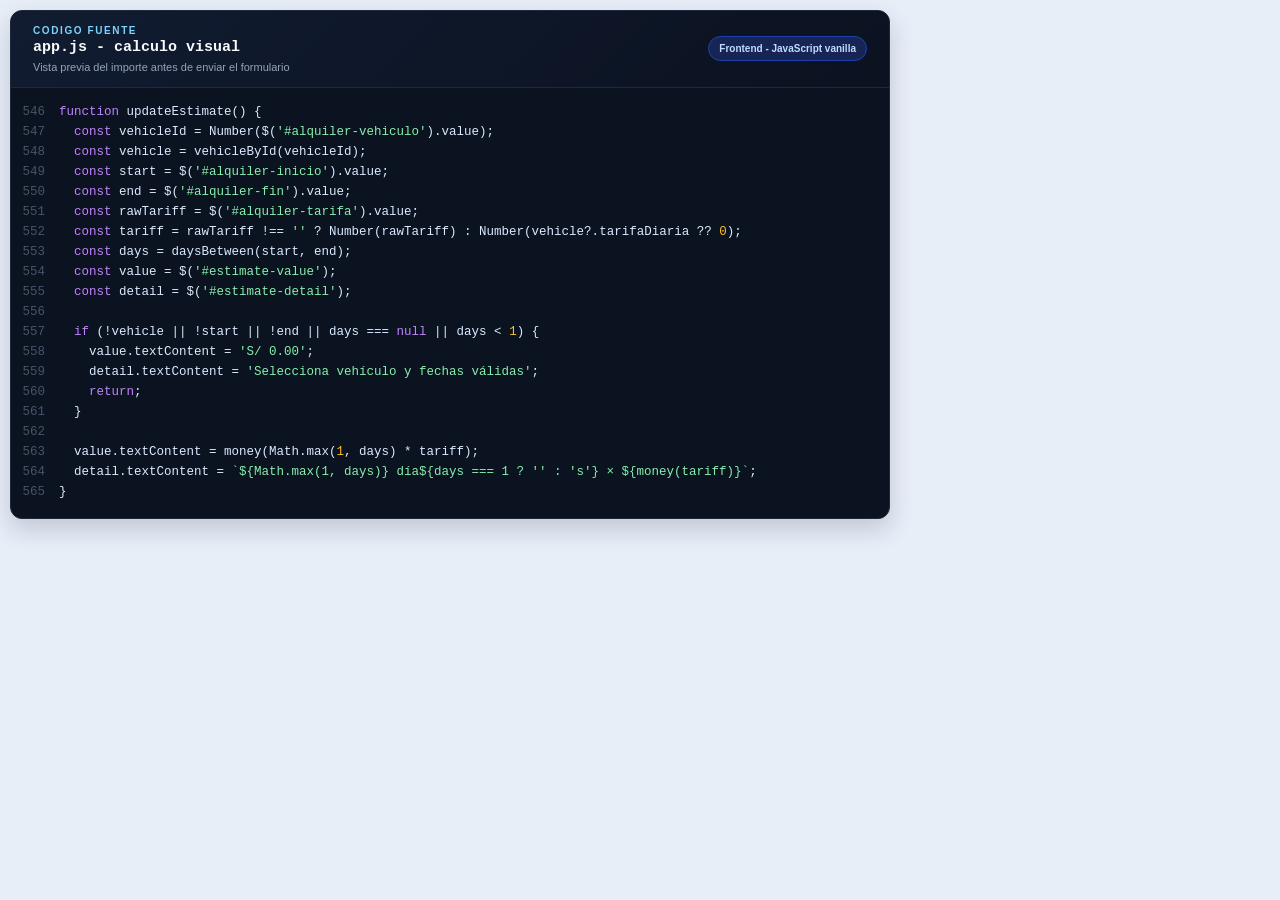
<file: docs/tools/pages/code-frontend-calculo.html>
<!DOCTYPE html>
<html lang="es">
<head>
<meta charset="utf-8">
<style>
  * { box-sizing: border-box; }
  html, body { margin: 0; padding: 0; background: #e8eef8; }
  body { padding: 10px; width: 900px; font-family: "Segoe UI", Arial, sans-serif; }
  .card { width: 880px; border: 1px solid #1e293b; border-radius: 12px; overflow: hidden; background: #0b1220; box-shadow: 0 10px 24px rgba(15,23,42,.18); }
  .hd { display: flex; align-items: center; justify-content: space-between; gap: 18px; padding: 14px 22px; background: linear-gradient(135deg, #111c31, #0b1220); border-bottom: 1px solid #1e293b; }
  .lbl { color: #7dd3fc; font-size: 10px; font-weight: 700; letter-spacing: 1.6px; text-transform: uppercase; }
  h1 { margin: 3px 0 0; font: 600 15px/1.25 Consolas, "Courier New", monospace; color: #f8fafc; }
  .sub { margin: 3px 0 0; color: #94a3b8; font-size: 11px; }
  .badge { flex: none; padding: 6px 10px; border: 1px solid #1e40af; border-radius: 999px; background: #172554; color: #bfdbfe; font-size: 10px; font-weight: 700; white-space: nowrap; }
  .code { padding: 14px 0 16px; }
  .line { display: flex; height: 20px; line-height: 20px; font-family: Consolas, "Courier New", monospace; font-size: 12.5px; white-space: pre; }
  .ln { width: 48px; flex: none; padding-right: 14px; text-align: right; color: #475569; }
  .tx { padding-right: 20px; color: #dbeafe; }
  .sep .ln { color: #334155; }
  .sep .tx { color: #64748b; font-style: italic; }
  .c { color: #7c8ea8; font-style: italic; }
  .s { color: #86efac; }
  .a { color: #7dd3fc; }
  .k { color: #c084fc; }
  .n { color: #fbbf24; }
</style>
</head>
<body>
  <div class="card" id="card">
    <div class="hd">
      <div>
        <div class="lbl">Codigo fuente</div>
        <h1>app.js - calculo visual</h1>
        <p class="sub">Vista previa del importe antes de enviar el formulario</p>
      </div>
      <div class="badge">Frontend - JavaScript vanilla</div>
    </div>
    <div class="code" id="code"></div>
  </div>
<script>
const ENTRIES = [{"n":546,"t":"function updateEstimate() {"},{"n":547,"t":"  const vehicleId = Number($(\u0027#alquiler-vehiculo\u0027).value);"},{"n":548,"t":"  const vehicle = vehicleById(vehicleId);"},{"n":549,"t":"  const start = $(\u0027#alquiler-inicio\u0027).value;"},{"n":550,"t":"  const end = $(\u0027#alquiler-fin\u0027).value;"},{"n":551,"t":"  const rawTariff = $(\u0027#alquiler-tarifa\u0027).value;"},{"n":552,"t":"  const tariff = rawTariff !== \u0027\u0027 ? Number(rawTariff) : Number(vehicle?.tarifaDiaria ?? 0);"},{"n":553,"t":"  const days = daysBetween(start, end);"},{"n":554,"t":"  const value = $(\u0027#estimate-value\u0027);"},{"n":555,"t":"  const detail = $(\u0027#estimate-detail\u0027);"},{"n":556,"t":""},{"n":557,"t":"  if (!vehicle || !start || !end || days === null || days \u003c 1) {"},{"n":558,"t":"    value.textContent = \u0027S/ 0.00\u0027;"},{"n":559,"t":"    detail.textContent = \u0027Selecciona vehículo y fechas válidas\u0027;"},{"n":560,"t":"    return;"},{"n":561,"t":"  }"},{"n":562,"t":""},{"n":563,"t":"  value.textContent = money(Math.max(1, days) * tariff);"},{"n":564,"t":"  detail.textContent = `${Math.max(1, days)} día${days === 1 ? \u0027\u0027 : \u0027s\u0027} × ${money(tariff)}`;"},{"n":565,"t":"}"}];
const KEYWORDS = /^(public|private|protected|class|interface|extends|implements|new|return|if|else|for|while|try|catch|finally|throw|throws|final|void|static|this|super|import|package|null|true|false|long|int|String|BigDecimal|List|Map|LocalDate|var|const|let|function|async|await|export|default|from|of|in|typeof|instanceof|switch|case|break|continue|do|enum|boolean|double|float|char|byte|abstract|synchronized|volatile|transient|assert|yield|delete|record)$/;
function esc(s) { return s.replace(/&/g, '&amp;').replace(/</g, '&lt;').replace(/>/g, '&gt;'); }
function paintSegment(seg) {
  return seg.replace(/(@[A-Za-z_]\w*)|\b([A-Za-z_]\w*)\b|\b(\d+(?:\.\d+)?)\b/g, function (m, ann, word, num) {
    if (ann) return '<span class="a">' + ann + '</span>';
    if (word) return KEYWORDS.test(word) ? '<span class="k">' + word + '</span>' : word;
    if (num) return '<span class="n">' + num + '</span>';
    return m;
  });
}
function highlight(line) {
  const t = line.replace(/^\s+/, '');
  if (/^(\/\/|\/\*|\*|--|#)/.test(t)) return '<span class="c">' + esc(line) + '</span>';
  let out = '', i = 0;
  while (i < line.length) {
    const ch = line[i];
    if (ch === '"' || ch === "'" || ch === '`') {
      let j = i + 1;
      while (j < line.length) { if (line[j] === '\\') { j += 2; continue; } if (line[j] === ch) { j++; break; } j++; }
      out += '<span class="s">' + esc(line.slice(i, j)) + '</span>';
      i = j;
      continue;
    }
    if (ch === '/' && line[i + 1] === '/') { out += '<span class="c">' + esc(line.slice(i)) + '</span>'; break; }
    let j = i;
    while (j < line.length && !(line[j] === '"' || line[j] === "'" || line[j] === '`' || (line[j] === '/' && line[j + 1] === '/'))) j++;
    out += paintSegment(esc(line.slice(i, j)));
    i = j;
  }
  return out;
}
const code = document.getElementById('code');
let maxLen = 0;
for (const e of ENTRIES) {
  const row = document.createElement('div');
  if (e.sep) {
    row.className = 'line sep';
    row.innerHTML = '<span class="ln">...</span><span class="tx">' + esc(e.text) + '</span>';
  } else {
    row.className = 'line';
    row.innerHTML = '<span class="ln">' + e.n + '</span><span class="tx">' + highlight(e.t) + '</span>';
    if (e.t.length > maxLen) maxLen = e.t.length;
  }
  code.appendChild(row);
}
if (maxLen > 108) {
  const size = Math.max(10.2, 780 / (0.55 * maxLen));
  document.querySelectorAll('.line').forEach(function (l) { l.style.fontSize = size.toFixed(1) + 'px'; });
}
</script>
</body>
</html>
</file>
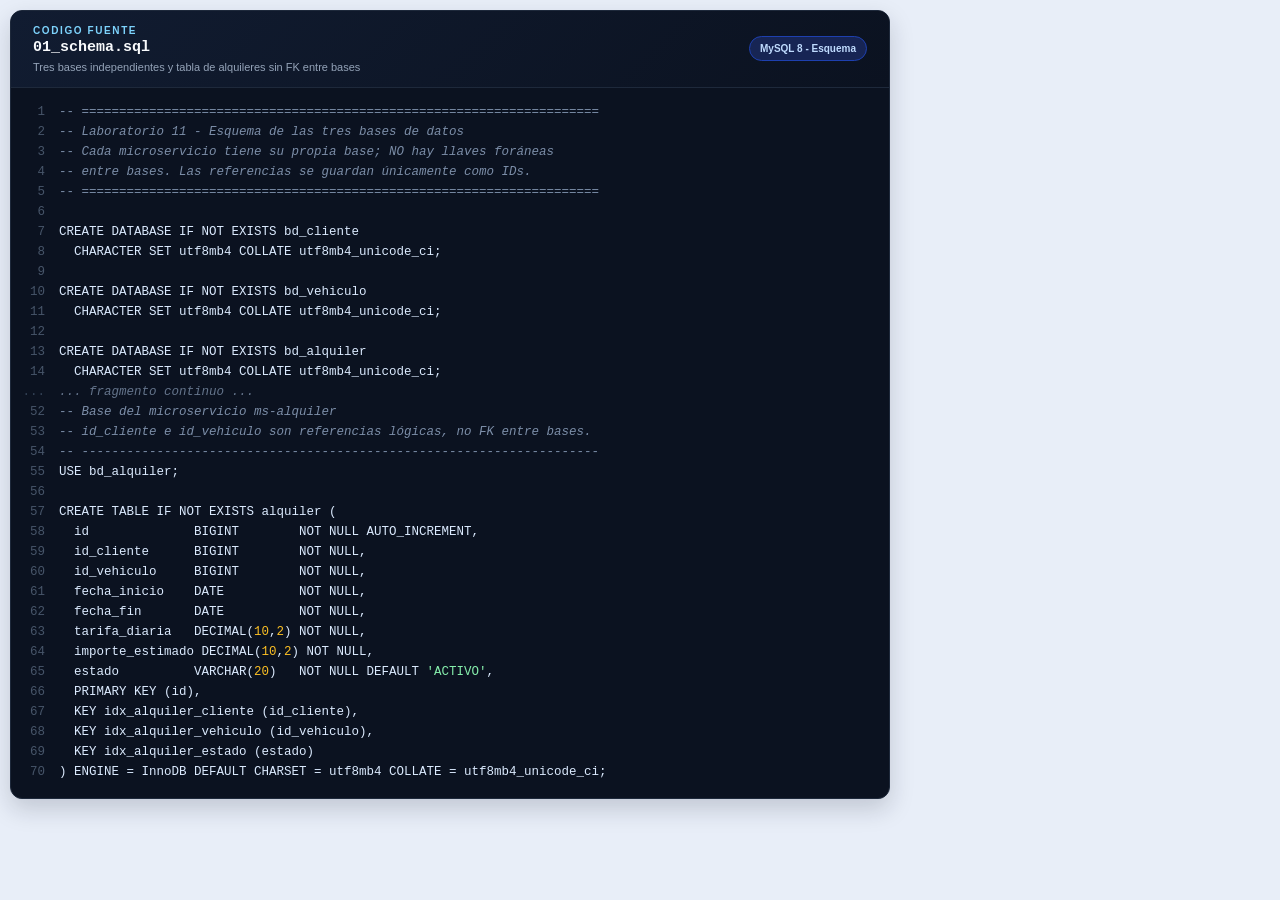
<file: docs/tools/pages/code-sql.html>
<!DOCTYPE html>
<html lang="es">
<head>
<meta charset="utf-8">
<style>
  * { box-sizing: border-box; }
  html, body { margin: 0; padding: 0; background: #e8eef8; }
  body { padding: 10px; width: 900px; font-family: "Segoe UI", Arial, sans-serif; }
  .card { width: 880px; border: 1px solid #1e293b; border-radius: 12px; overflow: hidden; background: #0b1220; box-shadow: 0 10px 24px rgba(15,23,42,.18); }
  .hd { display: flex; align-items: center; justify-content: space-between; gap: 18px; padding: 14px 22px; background: linear-gradient(135deg, #111c31, #0b1220); border-bottom: 1px solid #1e293b; }
  .lbl { color: #7dd3fc; font-size: 10px; font-weight: 700; letter-spacing: 1.6px; text-transform: uppercase; }
  h1 { margin: 3px 0 0; font: 600 15px/1.25 Consolas, "Courier New", monospace; color: #f8fafc; }
  .sub { margin: 3px 0 0; color: #94a3b8; font-size: 11px; }
  .badge { flex: none; padding: 6px 10px; border: 1px solid #1e40af; border-radius: 999px; background: #172554; color: #bfdbfe; font-size: 10px; font-weight: 700; white-space: nowrap; }
  .code { padding: 14px 0 16px; }
  .line { display: flex; height: 20px; line-height: 20px; font-family: Consolas, "Courier New", monospace; font-size: 12.5px; white-space: pre; }
  .ln { width: 48px; flex: none; padding-right: 14px; text-align: right; color: #475569; }
  .tx { padding-right: 20px; color: #dbeafe; }
  .sep .ln { color: #334155; }
  .sep .tx { color: #64748b; font-style: italic; }
  .c { color: #7c8ea8; font-style: italic; }
  .s { color: #86efac; }
  .a { color: #7dd3fc; }
  .k { color: #c084fc; }
  .n { color: #fbbf24; }
</style>
</head>
<body>
  <div class="card" id="card">
    <div class="hd">
      <div>
        <div class="lbl">Codigo fuente</div>
        <h1>01_schema.sql</h1>
        <p class="sub">Tres bases independientes y tabla de alquileres sin FK entre bases</p>
      </div>
      <div class="badge">MySQL 8 - Esquema</div>
    </div>
    <div class="code" id="code"></div>
  </div>
<script>
const ENTRIES = [{"n":1,"t":"-- ====================================================================="},{"n":2,"t":"-- Laboratorio 11 - Esquema de las tres bases de datos"},{"n":3,"t":"-- Cada microservicio tiene su propia base; NO hay llaves foráneas"},{"n":4,"t":"-- entre bases. Las referencias se guardan únicamente como IDs."},{"n":5,"t":"-- ====================================================================="},{"n":6,"t":""},{"n":7,"t":"CREATE DATABASE IF NOT EXISTS bd_cliente"},{"n":8,"t":"  CHARACTER SET utf8mb4 COLLATE utf8mb4_unicode_ci;"},{"n":9,"t":""},{"n":10,"t":"CREATE DATABASE IF NOT EXISTS bd_vehiculo"},{"n":11,"t":"  CHARACTER SET utf8mb4 COLLATE utf8mb4_unicode_ci;"},{"n":12,"t":""},{"n":13,"t":"CREATE DATABASE IF NOT EXISTS bd_alquiler"},{"n":14,"t":"  CHARACTER SET utf8mb4 COLLATE utf8mb4_unicode_ci;"},{"sep":true,"text":"... fragmento continuo ..."},{"n":52,"t":"-- Base del microservicio ms-alquiler"},{"n":53,"t":"-- id_cliente e id_vehiculo son referencias lógicas, no FK entre bases."},{"n":54,"t":"-- ---------------------------------------------------------------------"},{"n":55,"t":"USE bd_alquiler;"},{"n":56,"t":""},{"n":57,"t":"CREATE TABLE IF NOT EXISTS alquiler ("},{"n":58,"t":"  id              BIGINT        NOT NULL AUTO_INCREMENT,"},{"n":59,"t":"  id_cliente      BIGINT        NOT NULL,"},{"n":60,"t":"  id_vehiculo     BIGINT        NOT NULL,"},{"n":61,"t":"  fecha_inicio    DATE          NOT NULL,"},{"n":62,"t":"  fecha_fin       DATE          NOT NULL,"},{"n":63,"t":"  tarifa_diaria   DECIMAL(10,2) NOT NULL,"},{"n":64,"t":"  importe_estimado DECIMAL(10,2) NOT NULL,"},{"n":65,"t":"  estado          VARCHAR(20)   NOT NULL DEFAULT \u0027ACTIVO\u0027,"},{"n":66,"t":"  PRIMARY KEY (id),"},{"n":67,"t":"  KEY idx_alquiler_cliente (id_cliente),"},{"n":68,"t":"  KEY idx_alquiler_vehiculo (id_vehiculo),"},{"n":69,"t":"  KEY idx_alquiler_estado (estado)"},{"n":70,"t":") ENGINE = InnoDB DEFAULT CHARSET = utf8mb4 COLLATE = utf8mb4_unicode_ci;"}];
const KEYWORDS = /^(public|private|protected|class|interface|extends|implements|new|return|if|else|for|while|try|catch|finally|throw|throws|final|void|static|this|super|import|package|null|true|false|long|int|String|BigDecimal|List|Map|LocalDate|var|const|let|function|async|await|export|default|from|of|in|typeof|instanceof|switch|case|break|continue|do|enum|boolean|double|float|char|byte|abstract|synchronized|volatile|transient|assert|yield|delete|record)$/;
function esc(s) { return s.replace(/&/g, '&amp;').replace(/</g, '&lt;').replace(/>/g, '&gt;'); }
function paintSegment(seg) {
  return seg.replace(/(@[A-Za-z_]\w*)|\b([A-Za-z_]\w*)\b|\b(\d+(?:\.\d+)?)\b/g, function (m, ann, word, num) {
    if (ann) return '<span class="a">' + ann + '</span>';
    if (word) return KEYWORDS.test(word) ? '<span class="k">' + word + '</span>' : word;
    if (num) return '<span class="n">' + num + '</span>';
    return m;
  });
}
function highlight(line) {
  const t = line.replace(/^\s+/, '');
  if (/^(\/\/|\/\*|\*|--|#)/.test(t)) return '<span class="c">' + esc(line) + '</span>';
  let out = '', i = 0;
  while (i < line.length) {
    const ch = line[i];
    if (ch === '"' || ch === "'" || ch === '`') {
      let j = i + 1;
      while (j < line.length) { if (line[j] === '\\') { j += 2; continue; } if (line[j] === ch) { j++; break; } j++; }
      out += '<span class="s">' + esc(line.slice(i, j)) + '</span>';
      i = j;
      continue;
    }
    if (ch === '/' && line[i + 1] === '/') { out += '<span class="c">' + esc(line.slice(i)) + '</span>'; break; }
    let j = i;
    while (j < line.length && !(line[j] === '"' || line[j] === "'" || line[j] === '`' || (line[j] === '/' && line[j + 1] === '/'))) j++;
    out += paintSegment(esc(line.slice(i, j)));
    i = j;
  }
  return out;
}
const code = document.getElementById('code');
let maxLen = 0;
for (const e of ENTRIES) {
  const row = document.createElement('div');
  if (e.sep) {
    row.className = 'line sep';
    row.innerHTML = '<span class="ln">...</span><span class="tx">' + esc(e.text) + '</span>';
  } else {
    row.className = 'line';
    row.innerHTML = '<span class="ln">' + e.n + '</span><span class="tx">' + highlight(e.t) + '</span>';
    if (e.t.length > maxLen) maxLen = e.t.length;
  }
  code.appendChild(row);
}
if (maxLen > 108) {
  const size = Math.max(10.2, 780 / (0.55 * maxLen));
  document.querySelectorAll('.line').forEach(function (l) { l.style.fontSize = size.toFixed(1) + 'px'; });
}
</script>
</body>
</html>
</file>
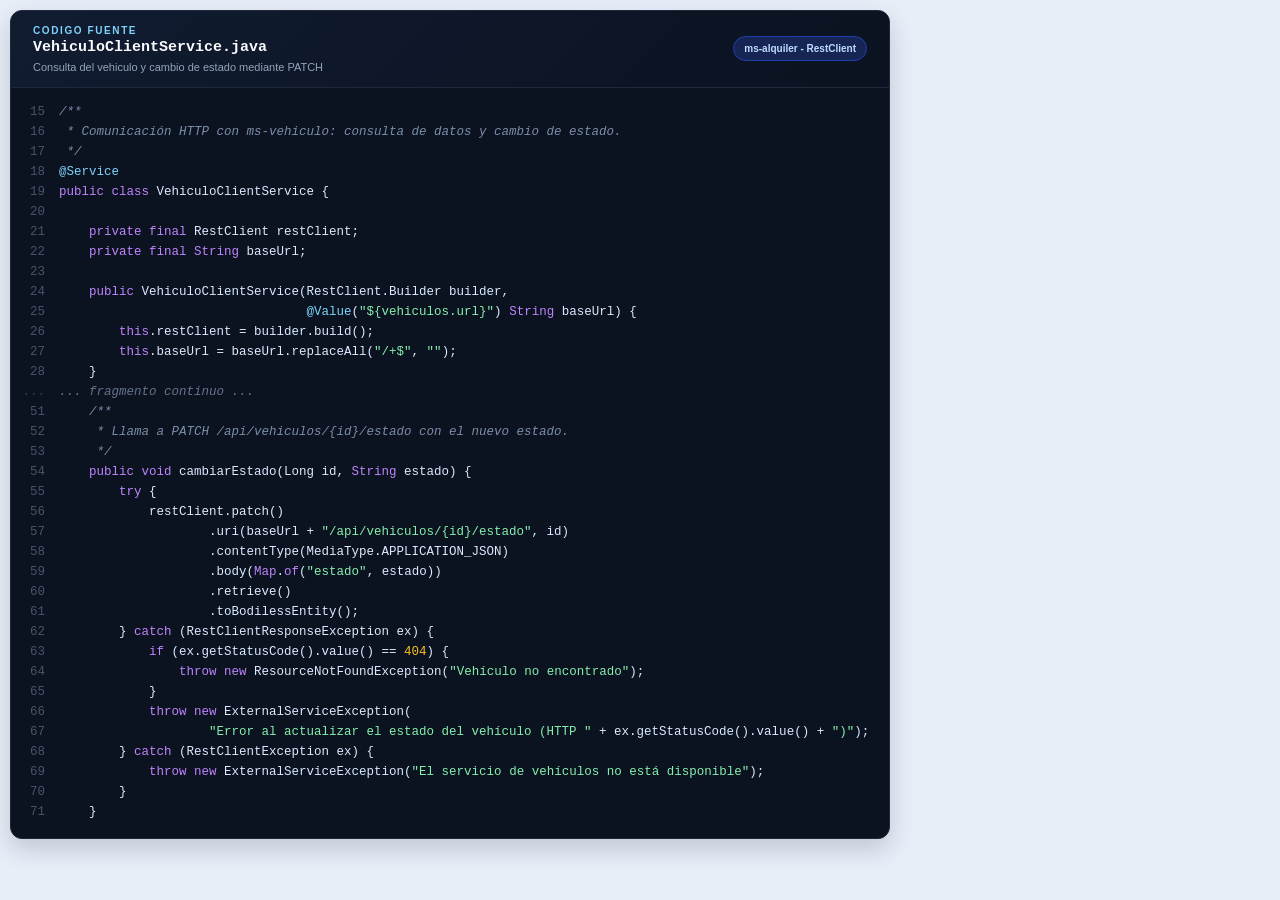
<file: docs/tools/pages/code-vehiculo-client.html>
<!DOCTYPE html>
<html lang="es">
<head>
<meta charset="utf-8">
<style>
  * { box-sizing: border-box; }
  html, body { margin: 0; padding: 0; background: #e8eef8; }
  body { padding: 10px; width: 900px; font-family: "Segoe UI", Arial, sans-serif; }
  .card { width: 880px; border: 1px solid #1e293b; border-radius: 12px; overflow: hidden; background: #0b1220; box-shadow: 0 10px 24px rgba(15,23,42,.18); }
  .hd { display: flex; align-items: center; justify-content: space-between; gap: 18px; padding: 14px 22px; background: linear-gradient(135deg, #111c31, #0b1220); border-bottom: 1px solid #1e293b; }
  .lbl { color: #7dd3fc; font-size: 10px; font-weight: 700; letter-spacing: 1.6px; text-transform: uppercase; }
  h1 { margin: 3px 0 0; font: 600 15px/1.25 Consolas, "Courier New", monospace; color: #f8fafc; }
  .sub { margin: 3px 0 0; color: #94a3b8; font-size: 11px; }
  .badge { flex: none; padding: 6px 10px; border: 1px solid #1e40af; border-radius: 999px; background: #172554; color: #bfdbfe; font-size: 10px; font-weight: 700; white-space: nowrap; }
  .code { padding: 14px 0 16px; }
  .line { display: flex; height: 20px; line-height: 20px; font-family: Consolas, "Courier New", monospace; font-size: 12.5px; white-space: pre; }
  .ln { width: 48px; flex: none; padding-right: 14px; text-align: right; color: #475569; }
  .tx { padding-right: 20px; color: #dbeafe; }
  .sep .ln { color: #334155; }
  .sep .tx { color: #64748b; font-style: italic; }
  .c { color: #7c8ea8; font-style: italic; }
  .s { color: #86efac; }
  .a { color: #7dd3fc; }
  .k { color: #c084fc; }
  .n { color: #fbbf24; }
</style>
</head>
<body>
  <div class="card" id="card">
    <div class="hd">
      <div>
        <div class="lbl">Codigo fuente</div>
        <h1>VehiculoClientService.java</h1>
        <p class="sub">Consulta del vehiculo y cambio de estado mediante PATCH</p>
      </div>
      <div class="badge">ms-alquiler - RestClient</div>
    </div>
    <div class="code" id="code"></div>
  </div>
<script>
const ENTRIES = [{"n":15,"t":"/**"},{"n":16,"t":" * Comunicación HTTP con ms-vehiculo: consulta de datos y cambio de estado."},{"n":17,"t":" */"},{"n":18,"t":"@Service"},{"n":19,"t":"public class VehiculoClientService {"},{"n":20,"t":""},{"n":21,"t":"    private final RestClient restClient;"},{"n":22,"t":"    private final String baseUrl;"},{"n":23,"t":""},{"n":24,"t":"    public VehiculoClientService(RestClient.Builder builder,"},{"n":25,"t":"                                 @Value(\"${vehiculos.url}\") String baseUrl) {"},{"n":26,"t":"        this.restClient = builder.build();"},{"n":27,"t":"        this.baseUrl = baseUrl.replaceAll(\"/+$\", \"\");"},{"n":28,"t":"    }"},{"sep":true,"text":"... fragmento continuo ..."},{"n":51,"t":"    /**"},{"n":52,"t":"     * Llama a PATCH /api/vehiculos/{id}/estado con el nuevo estado."},{"n":53,"t":"     */"},{"n":54,"t":"    public void cambiarEstado(Long id, String estado) {"},{"n":55,"t":"        try {"},{"n":56,"t":"            restClient.patch()"},{"n":57,"t":"                    .uri(baseUrl + \"/api/vehiculos/{id}/estado\", id)"},{"n":58,"t":"                    .contentType(MediaType.APPLICATION_JSON)"},{"n":59,"t":"                    .body(Map.of(\"estado\", estado))"},{"n":60,"t":"                    .retrieve()"},{"n":61,"t":"                    .toBodilessEntity();"},{"n":62,"t":"        } catch (RestClientResponseException ex) {"},{"n":63,"t":"            if (ex.getStatusCode().value() == 404) {"},{"n":64,"t":"                throw new ResourceNotFoundException(\"Vehículo no encontrado\");"},{"n":65,"t":"            }"},{"n":66,"t":"            throw new ExternalServiceException("},{"n":67,"t":"                    \"Error al actualizar el estado del vehículo (HTTP \" + ex.getStatusCode().value() + \")\");"},{"n":68,"t":"        } catch (RestClientException ex) {"},{"n":69,"t":"            throw new ExternalServiceException(\"El servicio de vehículos no está disponible\");"},{"n":70,"t":"        }"},{"n":71,"t":"    }"}];
const KEYWORDS = /^(public|private|protected|class|interface|extends|implements|new|return|if|else|for|while|try|catch|finally|throw|throws|final|void|static|this|super|import|package|null|true|false|long|int|String|BigDecimal|List|Map|LocalDate|var|const|let|function|async|await|export|default|from|of|in|typeof|instanceof|switch|case|break|continue|do|enum|boolean|double|float|char|byte|abstract|synchronized|volatile|transient|assert|yield|delete|record)$/;
function esc(s) { return s.replace(/&/g, '&amp;').replace(/</g, '&lt;').replace(/>/g, '&gt;'); }
function paintSegment(seg) {
  return seg.replace(/(@[A-Za-z_]\w*)|\b([A-Za-z_]\w*)\b|\b(\d+(?:\.\d+)?)\b/g, function (m, ann, word, num) {
    if (ann) return '<span class="a">' + ann + '</span>';
    if (word) return KEYWORDS.test(word) ? '<span class="k">' + word + '</span>' : word;
    if (num) return '<span class="n">' + num + '</span>';
    return m;
  });
}
function highlight(line) {
  const t = line.replace(/^\s+/, '');
  if (/^(\/\/|\/\*|\*|--|#)/.test(t)) return '<span class="c">' + esc(line) + '</span>';
  let out = '', i = 0;
  while (i < line.length) {
    const ch = line[i];
    if (ch === '"' || ch === "'" || ch === '`') {
      let j = i + 1;
      while (j < line.length) { if (line[j] === '\\') { j += 2; continue; } if (line[j] === ch) { j++; break; } j++; }
      out += '<span class="s">' + esc(line.slice(i, j)) + '</span>';
      i = j;
      continue;
    }
    if (ch === '/' && line[i + 1] === '/') { out += '<span class="c">' + esc(line.slice(i)) + '</span>'; break; }
    let j = i;
    while (j < line.length && !(line[j] === '"' || line[j] === "'" || line[j] === '`' || (line[j] === '/' && line[j + 1] === '/'))) j++;
    out += paintSegment(esc(line.slice(i, j)));
    i = j;
  }
  return out;
}
const code = document.getElementById('code');
let maxLen = 0;
for (const e of ENTRIES) {
  const row = document.createElement('div');
  if (e.sep) {
    row.className = 'line sep';
    row.innerHTML = '<span class="ln">...</span><span class="tx">' + esc(e.text) + '</span>';
  } else {
    row.className = 'line';
    row.innerHTML = '<span class="ln">' + e.n + '</span><span class="tx">' + highlight(e.t) + '</span>';
    if (e.t.length > maxLen) maxLen = e.t.length;
  }
  code.appendChild(row);
}
if (maxLen > 108) {
  const size = Math.max(10.2, 780 / (0.55 * maxLen));
  document.querySelectorAll('.line').forEach(function (l) { l.style.fontSize = size.toFixed(1) + 'px'; });
}
</script>
</body>
</html>
</file>
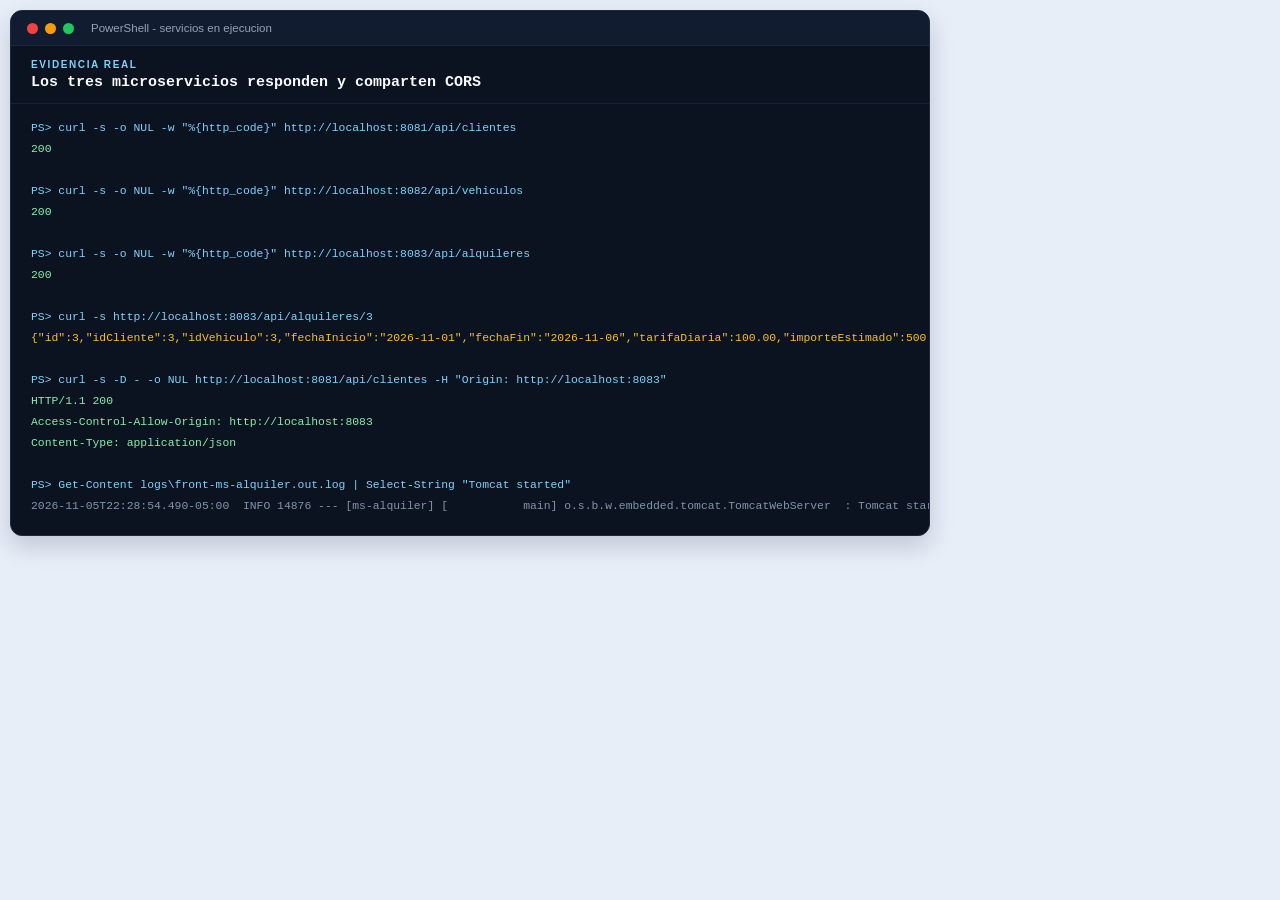
<file: docs/tools/pages/terminal-servicios.html>
<!DOCTYPE html>
<html lang="es"><head><meta charset="utf-8"><style>
* { box-sizing: border-box; }
html, body { margin: 0; padding: 0; background: #e8eef8; }
body { padding: 10px; width: 940px; font-family: "Segoe UI", Arial, sans-serif; }
.card { width: 920px; border: 1px solid #1e293b; border-radius: 12px; overflow: hidden; background: #0b1220; box-shadow: 0 10px 24px rgba(15,23,42,.18); }
.bar { display: flex; align-items: center; gap: 7px; padding: 11px 16px; background: #111c31; border-bottom: 1px solid #1e293b; }
.dot { width: 11px; height: 11px; border-radius: 50%; }
.r { background: #ef4444; } .y { background: #f59e0b; } .g { background: #22c55e; }
.bar span { margin-left: 10px; color: #94a3b8; font-size: 11.5px; }
.hd { padding: 13px 20px 10px; border-bottom: 1px solid #16213a; }
.lbl { color: #7dd3fc; font-size: 10px; font-weight: 700; letter-spacing: 1.6px; text-transform: uppercase; }
h1 { margin: 4px 0 0; font: 600 15px/1.25 Consolas, "Courier New", monospace; color: #f8fafc; }
.term { padding: 14px 20px 18px; font-family: Consolas, "Courier New", monospace; font-size: 11.4px; line-height: 21px; color: #cbd5e1; white-space: pre; }
.p { color: #7dd3fc; }
.ok { color: #86efac; }
.js { color: #fbbf24; }
.dim { color: #8194ab; }
</style></head><body>
<div class="card">
  <div class="bar"><i class="dot r"></i><i class="dot y"></i><i class="dot g"></i><span>PowerShell - servicios en ejecucion</span></div>
  <div class="hd"><div class="lbl">Evidencia real</div><h1>Los tres microservicios responden y comparten CORS</h1></div>
  <div class="term" id="term"></div>
</div>
<script>
const LINES = [{"t":"PS\u003e curl -s -o NUL -w \"%{http_code}\" http://localhost:8081/api/clientes"},{"t":"200"},{"t":""},{"t":"PS\u003e curl -s -o NUL -w \"%{http_code}\" http://localhost:8082/api/vehiculos"},{"t":"200"},{"t":""},{"t":"PS\u003e curl -s -o NUL -w \"%{http_code}\" http://localhost:8083/api/alquileres"},{"t":"200"},{"t":""},{"t":"PS\u003e curl -s http://localhost:8083/api/alquileres/3"},{"t":"{\"id\":3,\"idCliente\":3,\"idVehiculo\":3,\"fechaInicio\":\"2026-11-01\",\"fechaFin\":\"2026-11-06\",\"tarifaDiaria\":100.00,\"importeEstimado\":500.00,\"estado\":\"ACTIVO\"}"},{"t":""},{"t":"PS\u003e curl -s -D - -o NUL http://localhost:8081/api/clientes -H \"Origin: http://localhost:8083\""},{"t":"HTTP/1.1 200"},{"t":"Access-Control-Allow-Origin: http://localhost:8083"},{"t":"Content-Type: application/json"},{"t":""},{"t":"PS\u003e Get-Content logs\\front-ms-alquiler.out.log | Select-String \"Tomcat started\""},{"t":"2026-11-05T22:28:54.490-05:00  INFO 14876 --- [ms-alquiler] [           main] o.s.b.w.embedded.tomcat.TomcatWebServer  : Tomcat started on port 8083 (http) with context path \u0027/\u0027"}];
const out = document.getElementById('term');
for (const item of LINES) {
  const s = document.createElement('div');
  let txt = item.t;
  if (/^PS>/.test(txt)) s.className = 'p';
  else if (/^(200|HTTP\/1\.1 200|Access-Control-Allow-Origin|Content-Type)/.test(txt)) s.className = 'ok';
  else if (/^\{/.test(txt)) s.className = 'js';
  else if (/^\d{4}-/.test(txt)) s.className = 'dim';
  s.textContent = txt === '' ? ' ' : txt;
  out.appendChild(s);
}
</script></body></html>
</file>
<file: ms-alquiler/src/main/resources/static/css/styles.css>
:root {
  --bg: #f3f6fb;
  --surface: #ffffff;
  --surface-soft: #f8fafc;
  --border: #e2e8f0;
  --text: #0f172a;
  --muted: #64748b;
  --primary: #2563eb;
  --primary-dark: #1d4ed8;
  --primary-soft: #dbeafe;
  --teal: #0d9488;
  --green: #16a34a;
  --green-soft: #dcfce7;
  --amber: #d97706;
  --amber-soft: #fef3c7;
  --red: #dc2626;
  --red-soft: #fee2e2;
  --violet: #7c3aed;
  --violet-soft: #ede9fe;
  --sidebar: #0b1220;
  --sidebar-soft: #111b2e;
  --shadow: 0 1px 2px rgba(15, 23, 42, .06), 0 10px 30px rgba(15, 23, 42, .06);
  --radius: 16px;
}

* { box-sizing: border-box; }

html, body {
  margin: 0;
  min-height: 100%;
  font-family: "Segoe UI", system-ui, -apple-system, BlinkMacSystemFont, Arial, sans-serif;
  color: var(--text);
  background: var(--bg);
}

body { min-height: 100vh; }

button, input, select { font: inherit; }
button { cursor: pointer; }

.hidden { display: none !important; }

.app-shell {
  display: grid;
  grid-template-columns: 264px minmax(0, 1fr);
  min-height: 100vh;
}

/* ============================= SIDEBAR ============================= */
.sidebar {
  position: sticky;
  top: 0;
  height: 100vh;
  display: flex;
  flex-direction: column;
  gap: 28px;
  padding: 28px 20px 22px;
  background:
    radial-gradient(circle at 0% 0%, rgba(37, 99, 235, .28), transparent 34%),
    var(--sidebar);
  color: #e2e8f0;
  overflow-y: auto;
}

.brand { display: flex; align-items: center; gap: 12px; padding: 0 6px; }

.brand-mark {
  width: 44px; height: 44px;
  display: grid; place-items: center;
  border-radius: 13px;
  background: linear-gradient(135deg, #3b82f6, #14b8a6);
  color: #fff;
  font-weight: 800;
  font-size: 17px;
  letter-spacing: -.5px;
  box-shadow: 0 8px 20px rgba(37, 99, 235, .35);
}

.brand-text { display: flex; flex-direction: column; line-height: 1.2; }
.brand-text strong { font-size: 18px; letter-spacing: .2px; }
.brand-text span { color: #94a3b8; font-size: 11.5px; margin-top: 3px; }

.nav { display: flex; flex-direction: column; gap: 6px; }

.nav-item {
  display: flex; align-items: center; gap: 12px;
  width: 100%;
  padding: 12px 14px;
  border: 0;
  border-radius: 11px;
  background: transparent;
  color: #a9b7ca;
  text-align: left;
  font-size: 14px;
  transition: background .18s, color .18s, transform .18s;
}

.nav-item svg { width: 19px; height: 19px; fill: currentColor; opacity: .9; }
.nav-item:hover { background: rgba(148, 163, 184, .1); color: #fff; }
.nav-item.active {
  background: linear-gradient(90deg, rgba(37, 99, 235, .95), rgba(20, 184, 166, .75));
  color: #fff;
  box-shadow: 0 8px 18px rgba(37, 99, 235, .25);
}

.sidebar-footer {
  margin-top: auto;
  padding: 16px 12px;
  border-top: 1px solid rgba(148, 163, 184, .14);
  color: #cbd5e1;
  font-size: 12px;
  line-height: 1.8;
}
.footer-line { display: flex; align-items: center; gap: 8px; }
.sidebar-footer small { color: #8291a7; }

/* ============================= MAIN ============================= */
.main {
  min-width: 0;
  height: 100vh;
  overflow-y: auto;
  padding: 30px 34px 44px;
}

.topbar {
  display: flex;
  align-items: flex-start;
  justify-content: space-between;
  gap: 24px;
  margin-bottom: 25px;
}

.eyebrow {
  margin: 0 0 6px;
  color: var(--primary);
  font-size: 11px;
  font-weight: 700;
  letter-spacing: 1.5px;
  text-transform: uppercase;
}

.title-block h1 { margin: 0; font-size: 30px; letter-spacing: -.7px; }
.subtitle { margin: 7px 0 0; color: var(--muted); font-size: 14px; }

.topbar-actions { display: flex; align-items: center; gap: 14px; flex-wrap: wrap; justify-content: flex-end; }

.service-pills { display: flex; align-items: center; gap: 6px; padding: 4px; background: #e9eef7; border-radius: 999px; }
.pill {
  display: inline-flex; align-items: center; gap: 6px;
  padding: 6px 10px;
  border-radius: 999px;
  color: #475569;
  font-size: 11.5px;
  font-weight: 600;
  white-space: nowrap;
}
.pill.online { background: #fff; color: #15803d; box-shadow: 0 1px 4px rgba(15, 23, 42, .08); }
.pill.offline { background: #fff; color: #b91c1c; box-shadow: 0 1px 4px rgba(15, 23, 42, .08); }

.dot { display: inline-block; width: 8px; height: 8px; border-radius: 50%; background: #94a3b8; flex: none; }
.dot-green { background: #22c55e; box-shadow: 0 0 0 3px rgba(34, 197, 94, .14); }
.dot-red { background: #ef4444; box-shadow: 0 0 0 3px rgba(239, 68, 68, .14); }
.dot-amber { background: #f59e0b; box-shadow: 0 0 0 3px rgba(245, 158, 11, .16); }

/* ============================= BANNER ============================= */
.banner {
  margin: 0 0 20px;
  padding: 13px 16px;
  border-radius: 12px;
  border: 1px solid #fecaca;
  background: #fff1f2;
  color: #9f1239;
  font-size: 13.5px;
  line-height: 1.5;
}
.banner.info { border-color: #bfdbfe; background: #eff6ff; color: #1e40af; }

/* ============================= BUTTONS ============================= */
.btn {
  display: inline-flex; align-items: center; justify-content: center; gap: 8px;
  min-height: 40px;
  padding: 0 16px;
  border-radius: 10px;
  border: 1px solid transparent;
  font-size: 13.5px;
  font-weight: 600;
  transition: transform .15s, box-shadow .15s, background .15s;
  white-space: nowrap;
}
.btn:hover { transform: translateY(-1px); }
.btn:active { transform: translateY(0); }
.btn svg { width: 17px; height: 17px; fill: currentColor; }

.btn-primary {
  color: #fff;
  background: linear-gradient(135deg, var(--primary), #3b82f6);
  box-shadow: 0 7px 16px rgba(37, 99, 235, .23);
}
.btn-primary:hover { background: linear-gradient(135deg, var(--primary-dark), var(--primary)); }

.btn-ghost { color: #334155; background: #fff; border-color: var(--border); box-shadow: 0 1px 2px rgba(15, 23, 42, .04); }
.btn-ghost:hover { background: var(--surface-soft); }

.link-btn {
  border: 0; background: transparent; color: var(--primary);
  font-size: 12.5px; font-weight: 600; padding: 4px;
}
.link-btn:hover { text-decoration: underline; }

.icon-btn {
  width: 34px; height: 34px;
  display: grid; place-items: center;
  border: 1px solid var(--border);
  border-radius: 9px;
  background: #fff;
  color: #64748b;
  font-size: 21px;
  line-height: 1;
}
.icon-btn:hover { background: var(--surface-soft); color: var(--text); }

.btn-sm {
  min-height: 30px;
  padding: 0 10px;
  border-radius: 8px;
  font-size: 11.5px;
  gap: 4px;
}
.btn-outline { color: #334155; background: #fff; border-color: var(--border); }
.btn-outline:hover { background: #f1f5f9; }
.btn-danger { color: #b91c1c; background: #fff; border-color: #fecaca; }
.btn-danger:hover { background: #fef2f2; }
.btn-ok { color: #047857; background: #fff; border-color: #bbf7d0; }
.btn-ok:hover { background: #f0fdf4; }

/* ============================= CARDS / GRIDS ============================= */
.stats-grid {
  display: grid;
  grid-template-columns: repeat(4, minmax(0, 1fr));
  gap: 16px;
  margin-bottom: 20px;
}

.stat-card {
  display: flex; align-items: flex-start; gap: 14px;
  padding: 20px;
  background: var(--surface);
  border: 1px solid var(--border);
  border-radius: var(--radius);
  box-shadow: var(--shadow);
}

.stat-icon {
  width: 43px; height: 43px; flex: none;
  display: grid; place-items: center;
  border-radius: 12px;
}
.stat-icon svg { width: 21px; height: 21px; fill: currentColor; }
.icon-blue { color: #2563eb; background: #dbeafe; }
.icon-violet { color: #7c3aed; background: #ede9fe; }
.icon-green { color: #16a34a; background: #dcfce7; }
.icon-amber { color: #d97706; background: #fef3c7; }

.stat-label { display: block; color: var(--muted); font-size: 12.5px; margin-bottom: 4px; }
.stat-value { display: block; font-size: 26px; line-height: 1.1; letter-spacing: -.7px; }
.stat-hint { display: block; color: #94a3b8; font-size: 10.5px; margin-top: 5px; }

.dashboard-grid {
  display: grid;
  grid-template-columns: minmax(0, .9fr) minmax(0, 1.1fr);
  gap: 20px;
  margin-bottom: 20px;
}

.card {
  background: var(--surface);
  border: 1px solid var(--border);
  border-radius: var(--radius);
  box-shadow: var(--shadow);
  padding: 21px;
  min-width: 0;
}

.card-head {
  display: flex; align-items: flex-start; justify-content: space-between; gap: 16px;
  margin-bottom: 16px;
}
.card-head h2 { margin: 0; font-size: 15.5px; letter-spacing: -.2px; }
.card-head p { margin: 4px 0 0; }
.muted { color: var(--muted); font-size: 12px; }

.live-chip {
  display: inline-flex; align-items: center; gap: 6px;
  padding: 5px 9px; border-radius: 999px;
  background: #f0fdf4; color: #15803d;
  font-size: 10.5px; font-weight: 700; white-space: nowrap;
}

.service-grid { display: grid; gap: 11px; }

.service-card {
  display: flex; align-items: center; gap: 12px;
  padding: 13px 14px;
  border: 1px solid var(--border);
  border-radius: 12px;
  background: var(--surface-soft);
}
.service-card .service-copy { min-width: 0; flex: 1; }
.service-card strong { display: block; font-size: 12.5px; }
.service-card small { display: block; margin-top: 3px; color: var(--muted); font-size: 10.5px; }
.service-card code {
  display: block; margin-top: 3px; color: #64748b; font-size: 10.5px;
  white-space: nowrap; overflow: hidden; text-overflow: ellipsis;
}

.status-badge {
  display: inline-flex; align-items: center; gap: 5px;
  padding: 4px 8px; border-radius: 999px;
  font-size: 9.5px; font-weight: 800; letter-spacing: .5px;
}
.status-on { background: var(--green-soft); color: #15803d; }
.status-off { background: var(--red-soft); color: #b91c1c; }

.info-card { display: flex; gap: 14px; align-items: flex-start; background: linear-gradient(135deg, #eff6ff, #f0fdfa); border-color: #dbeafe; }
.info-icon {
  width: 30px; height: 30px; flex: none;
  display: grid; place-items: center;
  border-radius: 50%;
  background: var(--primary); color: #fff;
  font-weight: 800; font-family: Georgia, serif; font-style: italic;
}
.info-card h3 { margin: 1px 0 5px; font-size: 13.5px; }
.info-card p { margin: 0; color: #475569; font-size: 12.5px; line-height: 1.6; }
.info-card code { background: #dbeafe; color: #1e40af; padding: 1px 5px; border-radius: 4px; font-size: 11px; }

/* ============================= SECTION HEADS ============================= */
.view { animation: fadeUp .25s ease; }
@keyframes fadeUp { from { opacity: 0; transform: translateY(5px); } to { opacity: 1; transform: none; } }

.section-head {
  display: flex; align-items: flex-end; justify-content: space-between; gap: 20px;
  margin: 2px 0 18px;
}
.section-head h2 { margin: 0; font-size: 24px; letter-spacing: -.6px; }
.section-head p { margin: 6px 0 0; color: var(--muted); font-size: 13px; }

.toolbar {
  display: flex; align-items: center; gap: 12px; flex-wrap: wrap;
  margin-bottom: 14px;
}
.toolbar-note { color: #94a3b8; font-size: 11.5px; margin-left: auto; }

.search {
  display: flex; align-items: center; gap: 8px;
  min-width: 300px;
  flex: 1;
  max-width: 430px;
  padding: 0 12px;
  background: #fff;
  border: 1px solid var(--border);
  border-radius: 10px;
}
.search svg { width: 17px; height: 17px; fill: #94a3b8; flex: none; }
.search input { width: 100%; height: 40px; border: 0; outline: 0; background: transparent; font-size: 13px; }

.select {
  height: 40px;
  padding: 0 34px 0 12px;
  border: 1px solid var(--border);
  border-radius: 10px;
  background: #fff url("data:image/svg+xml,%3Csvg xmlns='http://www.w3.org/2000/svg' width='14' height='14' viewBox='0 0 24 24' fill='%2364748b'%3E%3Cpath d='m7 10 5 5 5-5H7Z'/%3E%3C/svg%3E") no-repeat right 12px center;
  color: #334155;
  font-size: 12.5px;
  appearance: none;
  outline: 0;
}
.select:focus { border-color: #93c5fd; box-shadow: 0 0 0 3px rgba(37, 99, 235, .1); }

.count-pill {
  display: inline-flex; align-items: center;
  height: 30px; padding: 0 11px;
  border-radius: 999px;
  background: #e9eef7; color: #475569;
  font-size: 11px; font-weight: 700;
  white-space: nowrap;
}

/* ============================= TABLES ============================= */
.table-card { padding: 0; overflow: hidden; }
.table-wrap { width: 100%; overflow-x: auto; }
table { width: 100%; border-collapse: collapse; min-width: 680px; }
thead th {
  padding: 13px 18px;
  background: #f8fafc;
  border-bottom: 1px solid var(--border);
  color: #64748b;
  font-size: 10.5px;
  font-weight: 700;
  letter-spacing: .7px;
  text-align: left;
  text-transform: uppercase;
  white-space: nowrap;
}
tbody td {
  padding: 13px 18px;
  border-bottom: 1px solid #eef2f7;
  color: #334155;
  font-size: 12.5px;
  vertical-align: middle;
}
tbody tr:last-child td { border-bottom: 0; }
tbody tr:hover td { background: #fbfdff; }
.actions-col { text-align: right; }
td.actions { text-align: right; white-space: nowrap; }
td.actions .btn { margin-left: 4px; }

.cell-main { display: flex; align-items: center; gap: 10px; }
.avatar {
  width: 32px; height: 32px; flex: none;
  display: grid; place-items: center;
  border-radius: 50%;
  background: #e0ecff; color: #1d4ed8;
  font-size: 10.5px; font-weight: 800;
}
.avatar.violet { background: #ede9fe; color: #6d28d9; }
.cell-title { display: block; font-weight: 600; color: #0f172a; font-size: 12.5px; }
.cell-sub { display: block; margin-top: 2px; color: #94a3b8; font-size: 10.5px; }
.mono { font-family: Consolas, "Courier New", monospace; font-size: 11.5px; }
.money { font-weight: 700; color: #0f172a; white-space: nowrap; }
.muted-cell { color: #94a3b8; }
.empty { padding: 36px 18px !important; text-align: center; color: #94a3b8; font-size: 12.5px; }

.badge {
  display: inline-flex; align-items: center; gap: 5px;
  padding: 4px 9px;
  border-radius: 999px;
  font-size: 9.5px;
  font-weight: 800;
  letter-spacing: .45px;
  white-space: nowrap;
}
.badge::before { content: ""; width: 5px; height: 5px; border-radius: 50%; background: currentColor; }
.badge-success { background: var(--green-soft); color: #15803d; }
.badge-warning { background: var(--amber-soft); color: #b45309; }
.badge-danger { background: var(--red-soft); color: #b91c1c; }
.badge-info { background: var(--primary-soft); color: #1d4ed8; }
.badge-neutral { background: #e2e8f0; color: #475569; }

.tarifa { font-weight: 700; color: #0f172a; white-space: nowrap; }
.periodo { white-space: nowrap; line-height: 1.5; }
.periodo small { color: #94a3b8; }

/* ============================= MODAL ============================= */
.modal {
  position: fixed; inset: 0; z-index: 50;
  display: grid; place-items: center;
  padding: 24px;
  background: rgba(15, 23, 42, .52);
  backdrop-filter: blur(3px);
  animation: fadeIn .18s ease;
}
@keyframes fadeIn { from { opacity: 0; } to { opacity: 1; } }

.modal-card {
  width: min(650px, 100%);
  max-height: calc(100vh - 48px);
  overflow-y: auto;
  background: #fff;
  border-radius: 18px;
  box-shadow: 0 24px 60px rgba(15, 23, 42, .28);
  padding: 24px;
  animation: popIn .2s ease;
}
.modal-card.modal-wide { width: min(720px, 100%); }
@keyframes popIn { from { opacity: 0; transform: translateY(8px) scale(.985); } to { opacity: 1; transform: none; } }

.modal-head { display: flex; align-items: flex-start; justify-content: space-between; gap: 16px; margin-bottom: 20px; }
.modal-head h2 { margin: 0; font-size: 21px; letter-spacing: -.45px; }

.form-grid { display: grid; grid-template-columns: 1fr 1fr; gap: 14px; }
.field { display: flex; flex-direction: column; gap: 6px; min-width: 0; }
.field-full { grid-column: 1 / -1; }
.field > span { color: #475569; font-size: 11.5px; font-weight: 600; }
.field input, .field select {
  width: 100%;
  height: 40px;
  padding: 0 11px;
  border: 1px solid var(--border);
  border-radius: 9px;
  background: #fff;
  color: var(--text);
  font-size: 12.5px;
  outline: 0;
  transition: border-color .15s, box-shadow .15s;
}
.field input:focus, .field select:focus { border-color: #93c5fd; box-shadow: 0 0 0 3px rgba(37, 99, 235, .1); }
.field input::placeholder { color: #b6c1d1; }
.field input.invalid { border-color: #fca5a5; background: #fff7f7; }

.modal-actions { display: flex; justify-content: flex-end; gap: 9px; margin-top: 22px; padding-top: 18px; border-top: 1px solid #eef2f7; }

.estimate-box {
  display: flex; align-items: center; justify-content: space-between; gap: 18px;
  margin-top: 18px;
  padding: 15px 17px;
  border: 1px solid #bfdbfe;
  border-radius: 12px;
  background: linear-gradient(135deg, #eff6ff, #f0fdfa);
}
.estimate-label { display: block; color: #1e40af; font-size: 11px; font-weight: 700; letter-spacing: .4px; text-transform: uppercase; }
.estimate-box small { display: block; margin-top: 4px; color: #64748b; font-size: 10.5px; }
.estimate-box strong { color: #0f172a; font-size: 23px; letter-spacing: -.5px; white-space: nowrap; }
.form-note { margin: 13px 0 0; color: #94a3b8; font-size: 11px; line-height: 1.55; }

/* ============================= TOASTS ============================= */
.toasts { position: fixed; right: 22px; bottom: 22px; z-index: 100; display: flex; flex-direction: column; gap: 9px; pointer-events: none; }
.toast {
  min-width: 260px;
  max-width: 390px;
  padding: 12px 15px;
  border-radius: 11px;
  background: #0f172a;
  color: #f8fafc;
  box-shadow: 0 12px 30px rgba(15, 23, 42, .25);
  font-size: 12.5px;
  line-height: 1.45;
  animation: toastIn .22s ease;
  pointer-events: auto;
}
.toast.success { background: #065f46; }
.toast.error { background: #991b1b; }
.toast.info { background: #1e40af; }
@keyframes toastIn { from { opacity: 0; transform: translateY(8px); } to { opacity: 1; transform: none; } }

/* ============================= RESPONSIVE ============================= */
@media (max-width: 1180px) {
  .stats-grid { grid-template-columns: repeat(2, minmax(0, 1fr)); }
  .dashboard-grid { grid-template-columns: 1fr; }
}

@media (max-width: 900px) {
  .app-shell { grid-template-columns: 1fr; }
  .sidebar {
    position: static;
    height: auto;
    flex-direction: row;
    align-items: center;
    gap: 18px;
    padding: 14px 18px;
    overflow-x: auto;
  }
  .brand { flex: none; }
  .brand-text span { display: none; }
  .nav { flex-direction: row; gap: 4px; }
  .nav-item { padding: 9px 12px; white-space: nowrap; }
  .nav-item span { display: none; }
  .nav-item svg { width: 20px; height: 20px; }
  .sidebar-footer { display: none; }
  .main { height: auto; min-height: calc(100vh - 72px); padding: 22px 20px 40px; }
  .topbar { flex-direction: column; gap: 16px; }
  .topbar-actions { width: 100%; justify-content: space-between; }
}

@media (max-width: 640px) {
  .stats-grid { grid-template-columns: 1fr; }
  .title-block h1 { font-size: 24px; }
  .section-head { flex-direction: column; align-items: stretch; }
  .section-head .btn { width: 100%; }
  .search { min-width: 100%; max-width: none; }
  .toolbar-note { margin-left: 0; }
  .form-grid { grid-template-columns: 1fr; }
  .field-full { grid-column: auto; }
  .modal { padding: 12px; }
  .modal-card { padding: 19px; max-height: calc(100vh - 24px); }
  .service-pills { width: 100%; justify-content: space-between; }
  .pill { padding: 6px 8px; }
}
</file>
